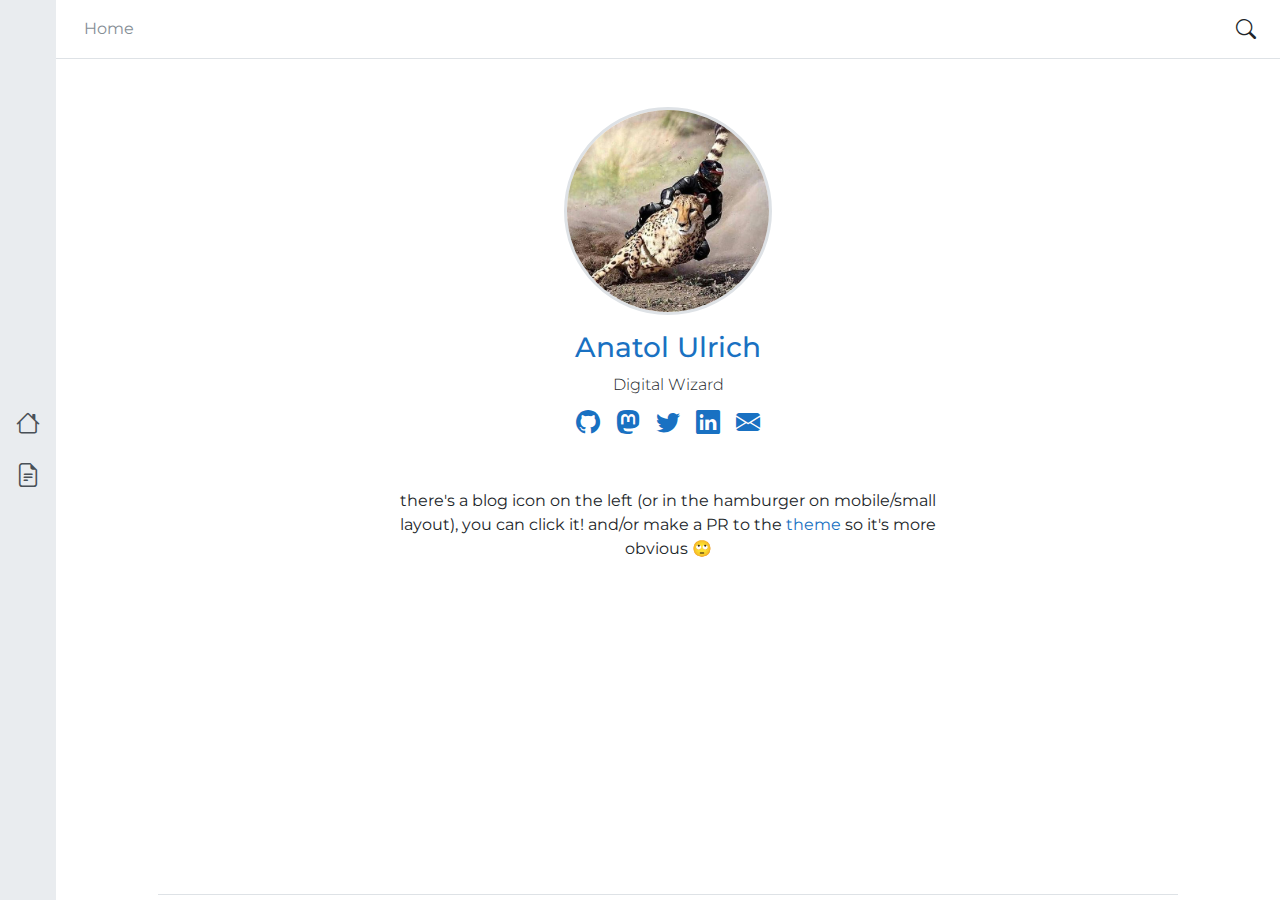
<file: index.html>
<!DOCTYPE html>
<html lang="en">
<head>
  <meta charset="UTF-8">
  <meta name="viewport" content="width=device-width, initial-scale=1.0">
  <title>Anatol Ulrich</title>
  <link rel="preconnect" href="https://fonts.googleapis.com">
  <link rel="preconnect" href="https://fonts.gstatic.com" crossorigin>
  <link rel="stylesheet" href="https://fonts.googleapis.com/css2?family=Montserrat:ital,wght@0,100;0,200;0,300;0,400;0,500;0,600;0,700;0,800;0,900;1,100;1,200;1,300;1,400;1,500;1,600;1,700;1,800;1,900&display=swap">
  <link rel="stylesheet" href="https://spookyvision.github.io/assets/css/custom.css">
  <link rel="stylesheet" href="https://cdn.jsdelivr.net/npm/bootstrap-icons@1.10.3/font/bootstrap-icons.css"><link rel="apple-touch-icon" sizes="180x180" href="https://spookyvision.github.io/images/favicon/apple-touch-icon.png">
    <link rel="icon" type="image/png" sizes="32x32" href="https://spookyvision.github.io/images/favicon/favicon-32x32.png">
    <link rel="icon" type="image/png" sizes="16x16" href="https://spookyvision.github.io/images/favicon/favicon-16x16.png">
    <link rel="manifest" href="https://spookyvision.github.io/images/favicon/site.webmanifest">
    <link rel="mask-icon" href="https://spookyvision.github.io/images/favicon/safari-pinned-tab.svg" color="#5bbad5">
    <meta name="msapplication-TileColor" content="#2d89ef">
    <meta name="theme-color" content="#ffffff"><link rel="canonical" href="https://spookyvision.github.io/" /><link rel="alternate" type="application/atom+xml"
        title="RSS" href="https://spookyvision.github.io/atom.xml"
      ><meta name="author" content="Anatol Ulrich"><meta name="description" content="Home site description." /><meta name="generator" content="Zola">
  <meta property="og:title" content="Home" />
  <meta property="og:url" content="https://spookyvision.github.io/" /><meta property="og:description" content="Home site description." /><meta property="og:site_name" content="Anatol Ulrich" />
  <meta property="og:locale" content="en_US" />
  <meta name="twitter:card" content="summary" /><meta name="twitter:creator" content="@pandora9001" />
  
</head>
<body>
  <div class="container-fluid vh-100">
    <div class="row h-100"><div
    class="sidebar d-none d-xl-block col-auto mh-100 p-0 overflow-auto"
  >
    <aside class="d-flex flex-column justify-content-between h-100">
      <div class="d-none mb-4 pt-5 px-4 text-center">
        <div class="sidebar-avatar mb-2 mx-auto border border-3 rounded-circle">
          <a href="https://anatol.versteht.es/" target="_blank" rel="noopener noreferrer">
    <img
      src="https://spookyvision.github.io/images/avatar.jpg"
      alt="Anatol Ulrich"
      class="img-fluid"
    >
  </a>
        </div>
        <div class="mb-1">
          <a
            href="https://spookyvision.github.io"
            class="sidebar-title fs-5 fw-bold text-decoration-none"
          >
            Anatol Ulrich
          </a>
        </div>
        <div class="fw-light">
          Digital Wizard
        </div>
      </div>

      <div class="sidebar-nav list-group my-auto rounded-0 text-center"><a
        href="https://spookyvision.github.io/"
        class="sidebar-nav-item list-group-item list-group-item-action border border-0"
        data-bs-toggle="tooltip" data-bs-title="Home"
      >
        <span class="sidebar-nav-icon bi bi-house d-none d-xl-inline fs-4"></span>
        <span class="sidebar-nav-text d-none">
          Home
        </span>
      </a><a
        href="https://spookyvision.github.io/blog/"
        class="sidebar-nav-item list-group-item list-group-item-action border border-0"
        data-bs-toggle="tooltip" data-bs-title="Blog"
      >
        <span class="sidebar-nav-icon bi bi-file-earmark-text d-none d-xl-inline fs-4"></span>
        <span class="sidebar-nav-text d-none">
          Blog
        </span>
      </a></div>

      <div class="sidebar-social d-none mt-4 pb-4 px-4">
        <div class="container-fluid">
          <div class="row justify-content-center">
            <div class="col-auto px-2">
        <a
          href="https://github.com/spookyvision"
          target="_blank" rel="noopener noreferrer me"
          data-bs-toggle="tooltip"
          data-bs-title='GitHub'
          class="text-decoration-none"
        >
          <span class="bi bi-github"></span>
        </a>
      </div><div class="col-auto px-2">
        <a
          href="https://chaos.social/@dngrs"
          target="_blank" rel="noopener noreferrer me"
          data-bs-toggle="tooltip"
          data-bs-title='Mastodon'
          class="text-decoration-none"
        >
          <span class="bi bi-mastodon"></span>
        </a>
      </div><div class="col-auto px-2">
        <a
          href="https://twitter.com/pandora9001"
          target="_blank" rel="noopener noreferrer me"
          data-bs-toggle="tooltip"
          data-bs-title='Twitter'
          class="text-decoration-none"
        >
          <span class="bi bi-twitter"></span>
        </a>
      </div><div class="col-auto px-2">
        <a
          href="https://www.linkedin.com/in/teresting-ball"
          target="_blank" rel="noopener noreferrer me"
          data-bs-toggle="tooltip"
          data-bs-title='LinkedIn'
          class="text-decoration-none"
        >
          <span class="bi bi-linkedin"></span>
        </a>
      </div><div class="col-auto px-2">
        <a
          href="mailto:e+gh-pages@mail.taugt.net"
          target="_blank" rel="noopener noreferrer me"
          data-bs-toggle="tooltip"
          data-bs-title='Email'
          class="text-decoration-none"
        >
          <span class="bi bi-envelope-fill"></span>
        </a>
      </div>
          </div>
        </div>
      </div>
    </aside>
  </div><div class="col mh-100 overflow-auto px-0"><nav
    class="navbar navbar-expand navbar-bg-light sticky-top border-bottom"
  >
    <div class="container-fluid"><button
        type="button"
        class="btn d-block d-xl-none fs-5"
        data-bs-toggle="offcanvas" data-bs-target="#offcanvas"
        aria-controls="offcanvas"
      >
        <span class="bi bi-list"></span>
      </button>
      
      <div class="col-8">
        
          <div class="row justify-content-center justify-content-xl-start p-2 ps-xl-3 text-center"><div class="col-auto">
      <span
        class="d-inline d-sm-none text-secondary"
        data-bs-toggle="tooltip"
        data-bs-title="Home"
      >
        Home
      </span>
      <span
        class="d-none d-sm-inline text-secondary"
        data-bs-toggle="tooltip"
        data-bs-title="Home"
      >
        Home
      </span>
    </div>
  </div>
        
      </div>

      <button
    type="button" data-bs-toggle="modal" data-bs-target="#searchModal"
    class="btn border border-0"
  >
    <span class="bi bi-search fs-5"></span>
  </button>
    </div>
  </nav><div class="d-flex flex-column h-100"><main class="container">
    <div class="row justify-content-center mt-5 mb-3">
      <div class="col-auto">
        <div class="index-avatar border border-3 rounded-circle">
          <a href="https://anatol.versteht.es/" target="_blank" rel="noopener noreferrer">
    <img
      src="https://spookyvision.github.io/images/avatar.jpg"
      alt="Anatol Ulrich"
      class="img-fluid"
    >
  </a>
        </div>
      </div>
    </div>
    <div class="row justify-content-center mb-5">
      <div class="col-11 col-sm-8 col-md-7 col-xl-6 text-center">  
        <div class="mb-1">
            <a
              href="https://anatol.versteht.es/"
              target="_blank"
              rel="noopener noreferrer"
              class="text-decoration-none"
            >
                <h1 class="fs-3">Anatol Ulrich</h1>
            </a>
        </div>
        <div class="fs-6 fw-light mb-2">
            Digital Wizard
        </div>
        <div class="row justify-content-center fs-4">
          <div class="col-auto px-2">
        <a
          href="https://github.com/spookyvision"
          target="_blank" rel="noopener noreferrer me"
          data-bs-toggle="tooltip"
          data-bs-title='GitHub'
          class="text-decoration-none"
        >
          <span class="bi bi-github"></span>
        </a>
      </div><div class="col-auto px-2">
        <a
          href="https://chaos.social/@dngrs"
          target="_blank" rel="noopener noreferrer me"
          data-bs-toggle="tooltip"
          data-bs-title='Mastodon'
          class="text-decoration-none"
        >
          <span class="bi bi-mastodon"></span>
        </a>
      </div><div class="col-auto px-2">
        <a
          href="https://twitter.com/pandora9001"
          target="_blank" rel="noopener noreferrer me"
          data-bs-toggle="tooltip"
          data-bs-title='Twitter'
          class="text-decoration-none"
        >
          <span class="bi bi-twitter"></span>
        </a>
      </div><div class="col-auto px-2">
        <a
          href="https://www.linkedin.com/in/teresting-ball"
          target="_blank" rel="noopener noreferrer me"
          data-bs-toggle="tooltip"
          data-bs-title='LinkedIn'
          class="text-decoration-none"
        >
          <span class="bi bi-linkedin"></span>
        </a>
      </div><div class="col-auto px-2">
        <a
          href="mailto:e+gh-pages@mail.taugt.net"
          target="_blank" rel="noopener noreferrer me"
          data-bs-toggle="tooltip"
          data-bs-title='Email'
          class="text-decoration-none"
        >
          <span class="bi bi-envelope-fill"></span>
        </a>
      </div>
        </div>
        <div class="mt-5">
          there's a blog icon on the left (or in the hamburger on mobile/small layout), you can click it!
          and/or make a PR to the <a href="https://github.com/gersonbenavides/ataraxia-zola">theme</a> so it's more obvious 🙄
        </div>
      </div>
    </div>
    <div class="row justify-content-center mb-5">
      <div class="col-11 col-lg-10 col-xxl-9">
        
      </div>
    </div>
  </main><footer class="container-fluid mt-auto">
    <div class="row justify-content-center">
      <div class="col-10">
        <div class="row pt-3 pb-4 border-top">
          <div class="col-12 col-md-6 mb-2 mb-md-0 text-center text-md-start">
            <small class="text-secondary">
              © 2025
              <a 
                href="https://anatol.versteht.es/"
                target="_blank" rel="noopener noreferrer"
                class="text-decoration-none"
              >
                Anatol Ulrich&period;
              </a>
              <a
                href="https://creativecommons.org/licenses/by-nc-sa/4.0/"
                data-bs-toggle="tooltip"
                data-bs-title="Except where otherwise noted, the blog posts on this site are licensed under the Creative Commons Attribution-NonCommercial-ShareAlike 4.0 International  ( CC BY-NC-SA 4.0) License by the author."
                class="text-secondary text-decoration-none"
              >
                Some rights reserved.
              </a>
            </small>
          </div>
          <div class="col-12 col-md-6 text-center text-md-end">
            <small class="text-secondary">
              Powered by
              <a 
                href="https://www.getzola.org/"
                target="_blank" rel="noopener noreferrer"
                class="text-decoration-none"
              >
                Zola
              </a>
              with
              <a 
                href="https://github.com/gersonbdev/ataraxia-zola"
                target="_blank" rel="noopener noreferrer"
                class="text-decoration-none"
              >
                Ataraxia
              </a>
              theme.
            </small>
          </div>
        </div>
      </div>
    </div>
  </footer>
        </div>
      </div>
    </div>
  </div>
  <div class="offcanvas offcanvas-start" tabindex="-1" id="offcanvas" aria-labelledby="offcanvasLabel">
    <div class="offcanvas-body p-0">
      <div class="sidebar container-fluid vh-100">
        <div class="row h-100">
          <div
            class="col mh-100 px-0 overflow-auto"
          >
            <aside class="d-flex flex-column justify-content-between h-100">
              <div class="mb-4 pt-5 px-3 text-center">
                <div class="sidebar-avatar mb-2 mx-auto border border-3 rounded-circle">
                  <a href="https://anatol.versteht.es/" target="_blank" rel="noopener noreferrer">
    <img
      src="https://spookyvision.github.io/images/avatar.jpg"
      alt="Anatol Ulrich"
      class="img-fluid"
    >
  </a>
                </div>
                <div>
                  <a
                    href="https://spookyvision.github.io"
                    class="sidebar-title fs-5 fw-bold text-decoration-none"
                  >
                    Anatol Ulrich
                  </a>
                </div>
              </div>

              <div class="sidebar-nav list-group my-auto rounded-0 text-start"><a
        href="https://spookyvision.github.io/"
        class="sidebar-nav-item list-group-item list-group-item-action border border-0"
        data-bs-toggle="tooltip" data-bs-title="Home"
      >
        <span class="sidebar-nav-icon bi bi-house ms-2 me-1 fs-4"></span>
        <span class="sidebar-nav-text">Home</span>
      </a><a
        href="https://spookyvision.github.io/blog/"
        class="sidebar-nav-item list-group-item list-group-item-action border border-0"
        data-bs-toggle="tooltip" data-bs-title="Blog"
      >
        <span class="sidebar-nav-icon bi bi-file-earmark-text ms-2 me-1 fs-4"></span>
        <span class="sidebar-nav-text">Blog</span>
      </a></div>

              <div class="sidebar-social mt-4 pb-4 px-3">
                <div class="container-fluid">
                  <div class="row justify-content-center">
                    <div class="col-auto px-2">
        <a
          href="https://github.com/spookyvision"
          target="_blank" rel="noopener noreferrer me"
          data-bs-toggle="tooltip"
          data-bs-title='GitHub'
          class="text-decoration-none"
        >
          <span class="bi bi-github"></span>
        </a>
      </div><div class="col-auto px-2">
        <a
          href="https://chaos.social/@dngrs"
          target="_blank" rel="noopener noreferrer me"
          data-bs-toggle="tooltip"
          data-bs-title='Mastodon'
          class="text-decoration-none"
        >
          <span class="bi bi-mastodon"></span>
        </a>
      </div><div class="col-auto px-2">
        <a
          href="https://twitter.com/pandora9001"
          target="_blank" rel="noopener noreferrer me"
          data-bs-toggle="tooltip"
          data-bs-title='Twitter'
          class="text-decoration-none"
        >
          <span class="bi bi-twitter"></span>
        </a>
      </div><div class="col-auto px-2">
        <a
          href="https://www.linkedin.com/in/teresting-ball"
          target="_blank" rel="noopener noreferrer me"
          data-bs-toggle="tooltip"
          data-bs-title='LinkedIn'
          class="text-decoration-none"
        >
          <span class="bi bi-linkedin"></span>
        </a>
      </div><div class="col-auto px-2">
        <a
          href="mailto:e+gh-pages@mail.taugt.net"
          target="_blank" rel="noopener noreferrer me"
          data-bs-toggle="tooltip"
          data-bs-title='Email'
          class="text-decoration-none"
        >
          <span class="bi bi-envelope-fill"></span>
        </a>
      </div>
                  </div>
                </div>
              </div>
            </aside>
          </div>
        </div>
      </div>
    </div>
  </div>
  <div class="modal fade" id="searchModal" tabindex="-1" aria-labelledby="searchModalLabel" aria-hidden="true">
  <div class="modal-dialog modal-dialog-centered modal-dialog-scrollable">
    <div class="modal-content">
      <div class="modal-header">
        <h5 class="modal-title" id="searchModalLabel">
          Search
        </h5>
        <button type="button" class="btn-close" data-bs-dismiss="modal" aria-label="Close"></button>
      </div>
      <div class="modal-body">
        <div
          id="searchInput" role="search" 
          class="d-flex mb-3 border rounded-5 bg-white"
        >
          <input
            id="search" type="search"
            class="form-control border border-0 rounded-5 rounded-end"
            placeholder="Search"
            aria-label="Search"
          >
          <div class="rounded-5 rounded-start py-2 ps-2 pe-3">
            <span class="bi bi-search"></span>
          </div>
        </div>
        <div class="search-results">
          <div class="search-results__items">
          </div>
        </div>
      </div>
    </div>
  </div>
</div>
  <script src="https://spookyvision.github.io/assets/js/bootstrap/bootstrap.bundle.min.js"></script>
  <script>
    const tooltipTriggerList = document.querySelectorAll('[data-bs-toggle="tooltip"]');
    const tooltipList = [...tooltipTriggerList].map(tooltipTriggerEl => new bootstrap.Tooltip(tooltipTriggerEl));
    const myModal = document.getElementById('searchModal');
    const myInput = document.getElementById('searchInput');

    myModal.addEventListener('shown.bs.modal', () => {
      myInput.focus()
    });
  </script>
  <script src="https://spookyvision.github.io/elasticlunr.min.js"></script>
  <script src="https://spookyvision.github.io/search_index.en.js"></script><script src="https://spookyvision.github.io/assets/js/search/search.js"></script>
</body>
</html>
</file>
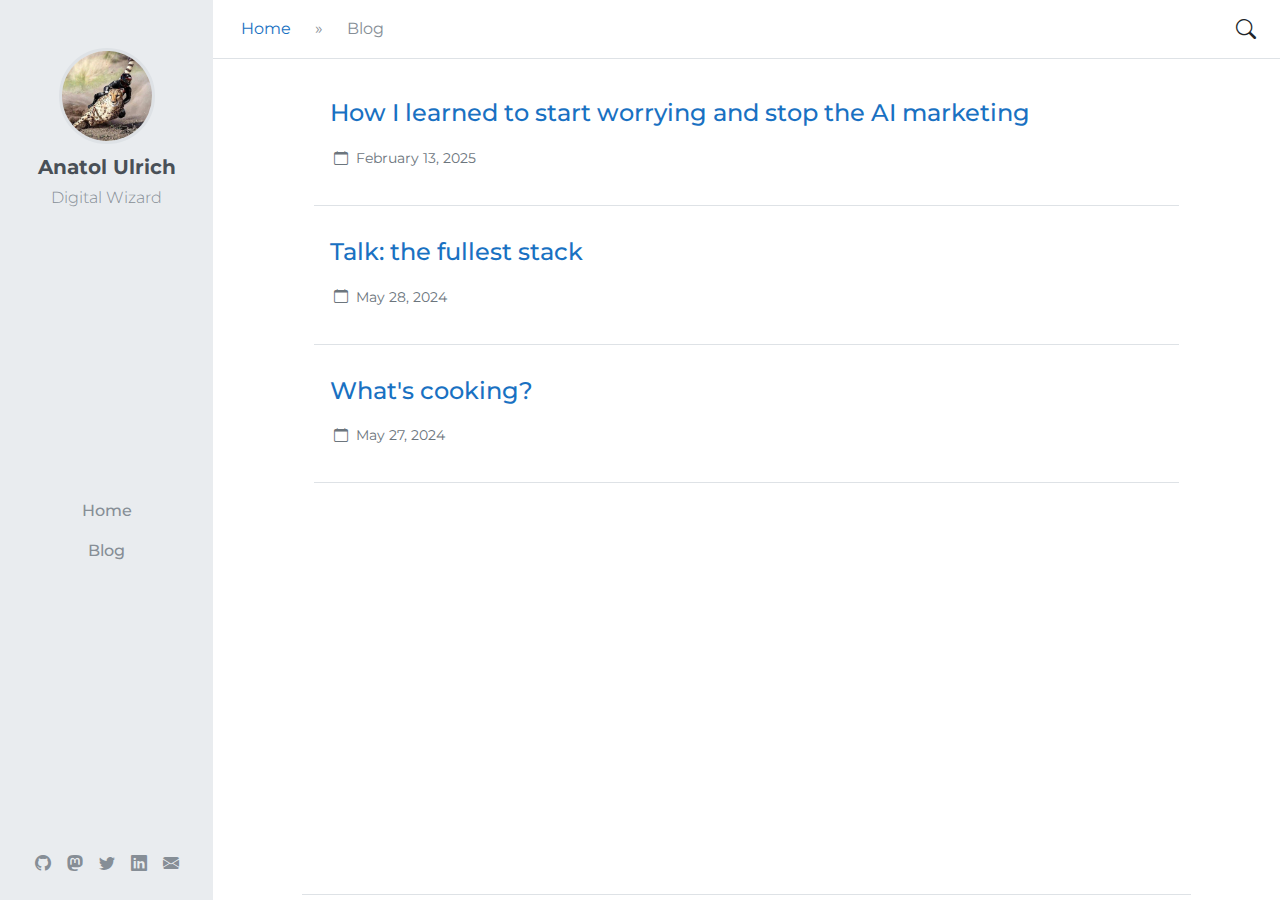
<file: blog/index.html>
<!DOCTYPE html>
<html lang="en">
<head>
  <meta charset="UTF-8">
  <meta name="viewport" content="width=device-width, initial-scale=1.0">
  <title>Blog - Anatol Ulrich</title>
  <link rel="preconnect" href="https://fonts.googleapis.com">
  <link rel="preconnect" href="https://fonts.gstatic.com" crossorigin>
  <link rel="stylesheet" href="https://fonts.googleapis.com/css2?family=Montserrat:ital,wght@0,100;0,200;0,300;0,400;0,500;0,600;0,700;0,800;0,900;1,100;1,200;1,300;1,400;1,500;1,600;1,700;1,800;1,900&display=swap">
  <link rel="stylesheet" href="https://spookyvision.github.io/assets/css/custom.css">
  <link rel="stylesheet" href="https://cdn.jsdelivr.net/npm/bootstrap-icons@1.10.3/font/bootstrap-icons.css"><link rel="apple-touch-icon" sizes="180x180" href="https://spookyvision.github.io/images/favicon/apple-touch-icon.png">
    <link rel="icon" type="image/png" sizes="32x32" href="https://spookyvision.github.io/images/favicon/favicon-32x32.png">
    <link rel="icon" type="image/png" sizes="16x16" href="https://spookyvision.github.io/images/favicon/favicon-16x16.png">
    <link rel="manifest" href="https://spookyvision.github.io/images/favicon/site.webmanifest">
    <link rel="mask-icon" href="https://spookyvision.github.io/images/favicon/safari-pinned-tab.svg" color="#5bbad5">
    <meta name="msapplication-TileColor" content="#2d89ef">
    <meta name="theme-color" content="#ffffff"><link rel="canonical" href="https://spookyvision.github.io/blog/" /><link rel="alternate" type="application/atom+xml"
        title="RSS" href="https://spookyvision.github.io/atom.xml"
      ><meta name="author" content="Anatol Ulrich"><meta name="description" content="Blog site description." /><meta name="generator" content="Zola">
  <meta property="og:title" content="Blog" />
  <meta property="og:url" content="https://spookyvision.github.io/blog/" /><meta property="og:description" content="Blog site description." /><meta property="og:site_name" content="Anatol Ulrich" />
  <meta property="og:locale" content="en_US" />
  <meta name="twitter:card" content="summary" /><meta name="twitter:creator" content="@pandora9001" />
  
</head>
<body>
  <div class="container-fluid vh-100">
    <div class="row h-100"><div
    class="sidebar d-none d-lg-block col-lg-3 col-xl-2 mh-100 p-0 overflow-auto"
  >
    <aside class="d-flex flex-column justify-content-between h-100">
      <div class="d-none d-md-block mb-4 pt-5 px-4 text-center">
        <div class="sidebar-avatar mb-2 mx-auto border border-3 rounded-circle">
          <a href="https://anatol.versteht.es/" target="_blank" rel="noopener noreferrer">
    <img
      src="https://spookyvision.github.io/images/avatar.jpg"
      alt="Anatol Ulrich"
      class="img-fluid"
    >
  </a>
        </div>
        <div class="mb-1">
          <a
            href="https://spookyvision.github.io"
            class="sidebar-title fs-5 fw-bold text-decoration-none"
          >
            Anatol Ulrich
          </a>
        </div>
        <div class="fw-light">
          Digital Wizard
        </div>
      </div>

      <div class="sidebar-nav list-group my-auto rounded-0 text-center"><a
        href="https://spookyvision.github.io/"
        class="sidebar-nav-item list-group-item list-group-item-action border border-0"
        data-bs-toggle="tooltip" data-bs-title="Home"
      >
        <span class="sidebar-nav-icon bi bi-house d-none fs-4"></span>
        <span class="sidebar-nav-text d-none d-md-inline">
          Home
        </span>
      </a><a
        href="https://spookyvision.github.io/blog/"
        class="sidebar-nav-item list-group-item list-group-item-action border border-0"
        data-bs-toggle="tooltip" data-bs-title="Blog"
      >
        <span class="sidebar-nav-icon bi bi-file-earmark-text d-none fs-4"></span>
        <span class="sidebar-nav-text d-none d-md-inline">
          Blog
        </span>
      </a></div>

      <div class="sidebar-social d-none d-md-block mt-4 pb-4 px-4">
        <div class="container-fluid">
          <div class="row justify-content-center">
            <div class="col-auto px-2">
        <a
          href="https://github.com/spookyvision"
          target="_blank" rel="noopener noreferrer me"
          data-bs-toggle="tooltip"
          data-bs-title='GitHub'
          class="text-decoration-none"
        >
          <span class="bi bi-github"></span>
        </a>
      </div><div class="col-auto px-2">
        <a
          href="https://chaos.social/@dngrs"
          target="_blank" rel="noopener noreferrer me"
          data-bs-toggle="tooltip"
          data-bs-title='Mastodon'
          class="text-decoration-none"
        >
          <span class="bi bi-mastodon"></span>
        </a>
      </div><div class="col-auto px-2">
        <a
          href="https://twitter.com/pandora9001"
          target="_blank" rel="noopener noreferrer me"
          data-bs-toggle="tooltip"
          data-bs-title='Twitter'
          class="text-decoration-none"
        >
          <span class="bi bi-twitter"></span>
        </a>
      </div><div class="col-auto px-2">
        <a
          href="https://www.linkedin.com/in/teresting-ball"
          target="_blank" rel="noopener noreferrer me"
          data-bs-toggle="tooltip"
          data-bs-title='LinkedIn'
          class="text-decoration-none"
        >
          <span class="bi bi-linkedin"></span>
        </a>
      </div><div class="col-auto px-2">
        <a
          href="mailto:e+gh-pages@mail.taugt.net"
          target="_blank" rel="noopener noreferrer me"
          data-bs-toggle="tooltip"
          data-bs-title='Email'
          class="text-decoration-none"
        >
          <span class="bi bi-envelope-fill"></span>
        </a>
      </div>
          </div>
        </div>
      </div>
    </aside>
  </div><div class="col mh-100 overflow-auto px-0"><nav
    class="navbar navbar-expand navbar-bg-light sticky-top border-bottom"
  >
    <div class="container-fluid"><button
        type="button"
        class="btn d-block d-lg-none fs-5"
        data-bs-toggle="offcanvas" data-bs-target="#offcanvas"
        aria-controls="offcanvas"
      >
        <span class="bi bi-list"></span>
      </button>
      
      <div class="col-8">
        
          <div class="row justify-content-center justify-content-lg-start p-2 ps-xl-3 text-center"><div class="col-auto d-none d-xl-block">
        <a
          href="https://spookyvision.github.io/"
          class="text-decoration-none"
        >
          Home
        </a>
      </div>
      <div class="col-auto d-none d-xl-block">
        <span class="text-secondary">
          »
        </span>
      </div><div class="col-auto">
      <span
        class="d-inline d-sm-none text-secondary"
        data-bs-toggle="tooltip"
        data-bs-title="Blog"
      >
        Blog
      </span>
      <span
        class="d-none d-sm-inline text-secondary"
        data-bs-toggle="tooltip"
        data-bs-title="Blog"
      >
        Blog
      </span>
    </div>
  </div>
        
      </div>

      <button
    type="button" data-bs-toggle="modal" data-bs-target="#searchModal"
    class="btn border border-0"
  >
    <span class="bi bi-search fs-5"></span>
  </button>
    </div>
  </nav><div class="d-flex flex-column h-100"><main class="container">
    <div class="row justify-content-center mt-4 mb-4">
      <div class="col-11 col-lg-10">
        
          
          <article
            class="card card-bg-light mb-3 pb-3 border border-0 border-bottom rounded-0"
          >
            <div class="row g-0">
              
              <div class="">
                <div class="card-body">
                  <a
                    href="https://spookyvision.github.io/blog/llmnt/"
                    class="text-decoration-none"
                  >
                    <h5 class="card-title h4">How I learned to start worrying and stop the AI marketing</h5>
                  </a>
                  <p class="card-text text-dark">
                    
                  </p>
                  <p class="row card-text">
                    <small class="col-auto my-1 me-4 text-muted">
                      <span class="bi bi-calendar mx-1"></span>
                      <time datetime="2025-02-13">
                        <a 
                          href="#" data-bs-toggle="tooltip"
                          data-bs-title="Thursday, February 13, 2025 12:00:00 AM UTC"
                          class="text-muted text-decoration-none"
                        >
                          February 13, 2025
                        </a>
                      </time>
                    </small>
                    <small class="col-auto my-1 text-muted">
                      
                    </small>
                  </p>
                </div>
              </div>
            </div>
          </article>
        
          
          <article
            class="card card-bg-light mb-3 pb-3 border border-0 border-bottom rounded-0"
          >
            <div class="row g-0">
              
              <div class="">
                <div class="card-body">
                  <a
                    href="https://spookyvision.github.io/blog/talk-fullest-stack/"
                    class="text-decoration-none"
                  >
                    <h5 class="card-title h4">Talk: the fullest stack</h5>
                  </a>
                  <p class="card-text text-dark">
                    
                  </p>
                  <p class="row card-text">
                    <small class="col-auto my-1 me-4 text-muted">
                      <span class="bi bi-calendar mx-1"></span>
                      <time datetime="2024-05-28">
                        <a 
                          href="#" data-bs-toggle="tooltip"
                          data-bs-title="Tuesday, May 28, 2024 12:00:00 AM UTC"
                          class="text-muted text-decoration-none"
                        >
                          May 28, 2024
                        </a>
                      </time>
                    </small>
                    <small class="col-auto my-1 text-muted">
                      
                    </small>
                  </p>
                </div>
              </div>
            </div>
          </article>
        
          
          <article
            class="card card-bg-light mb-3 pb-3 border border-0 border-bottom rounded-0"
          >
            <div class="row g-0">
              
              <div class="">
                <div class="card-body">
                  <a
                    href="https://spookyvision.github.io/blog/why-manual-slug-blergh/"
                    class="text-decoration-none"
                  >
                    <h5 class="card-title h4">What's cooking?</h5>
                  </a>
                  <p class="card-text text-dark">
                    
                  </p>
                  <p class="row card-text">
                    <small class="col-auto my-1 me-4 text-muted">
                      <span class="bi bi-calendar mx-1"></span>
                      <time datetime="2024-05-27">
                        <a 
                          href="#" data-bs-toggle="tooltip"
                          data-bs-title="Monday, May 27, 2024 12:00:00 AM UTC"
                          class="text-muted text-decoration-none"
                        >
                          May 27, 2024
                        </a>
                      </time>
                    </small>
                    <small class="col-auto my-1 text-muted">
                      
                    </small>
                  </p>
                </div>
              </div>
            </div>
          </article>
        
      </div>
    </div>
  </main>
  <div class="mt-auto">
    
  </div><footer class="container-fluid mt-auto">
    <div class="row justify-content-center">
      <div class="col-10">
        <div class="row pt-3 pb-4 border-top">
          <div class="col-12 col-md-6 mb-2 mb-md-0 text-center text-md-start">
            <small class="text-secondary">
              © 2025
              <a 
                href="https://anatol.versteht.es/"
                target="_blank" rel="noopener noreferrer"
                class="text-decoration-none"
              >
                Anatol Ulrich&period;
              </a>
              <a
                href="https://creativecommons.org/licenses/by-nc-sa/4.0/"
                data-bs-toggle="tooltip"
                data-bs-title="Except where otherwise noted, the blog posts on this site are licensed under the Creative Commons Attribution-NonCommercial-ShareAlike 4.0 International  ( CC BY-NC-SA 4.0) License by the author."
                class="text-secondary text-decoration-none"
              >
                Some rights reserved.
              </a>
            </small>
          </div>
          <div class="col-12 col-md-6 text-center text-md-end">
            <small class="text-secondary">
              Powered by
              <a 
                href="https://www.getzola.org/"
                target="_blank" rel="noopener noreferrer"
                class="text-decoration-none"
              >
                Zola
              </a>
              with
              <a 
                href="https://github.com/gersonbdev/ataraxia-zola"
                target="_blank" rel="noopener noreferrer"
                class="text-decoration-none"
              >
                Ataraxia
              </a>
              theme.
            </small>
          </div>
        </div>
      </div>
    </div>
  </footer>
        </div>
      </div>
    </div>
  </div>
  <div class="offcanvas offcanvas-start" tabindex="-1" id="offcanvas" aria-labelledby="offcanvasLabel">
    <div class="offcanvas-body p-0">
      <div class="sidebar container-fluid vh-100">
        <div class="row h-100">
          <div
            class="col mh-100 px-0 overflow-auto"
          >
            <aside class="d-flex flex-column justify-content-between h-100">
              <div class="mb-4 pt-5 px-3 text-center">
                <div class="sidebar-avatar mb-2 mx-auto border border-3 rounded-circle">
                  <a href="https://anatol.versteht.es/" target="_blank" rel="noopener noreferrer">
    <img
      src="https://spookyvision.github.io/images/avatar.jpg"
      alt="Anatol Ulrich"
      class="img-fluid"
    >
  </a>
                </div>
                <div>
                  <a
                    href="https://spookyvision.github.io"
                    class="sidebar-title fs-5 fw-bold text-decoration-none"
                  >
                    Anatol Ulrich
                  </a>
                </div>
              </div>

              <div class="sidebar-nav list-group my-auto rounded-0 text-start"><a
        href="https://spookyvision.github.io/"
        class="sidebar-nav-item list-group-item list-group-item-action border border-0"
        data-bs-toggle="tooltip" data-bs-title="Home"
      >
        <span class="sidebar-nav-icon bi bi-house ms-2 me-1 fs-4"></span>
        <span class="sidebar-nav-text">Home</span>
      </a><a
        href="https://spookyvision.github.io/blog/"
        class="sidebar-nav-item list-group-item list-group-item-action border border-0"
        data-bs-toggle="tooltip" data-bs-title="Blog"
      >
        <span class="sidebar-nav-icon bi bi-file-earmark-text ms-2 me-1 fs-4"></span>
        <span class="sidebar-nav-text">Blog</span>
      </a></div>

              <div class="sidebar-social mt-4 pb-4 px-3">
                <div class="container-fluid">
                  <div class="row justify-content-center">
                    <div class="col-auto px-2">
        <a
          href="https://github.com/spookyvision"
          target="_blank" rel="noopener noreferrer me"
          data-bs-toggle="tooltip"
          data-bs-title='GitHub'
          class="text-decoration-none"
        >
          <span class="bi bi-github"></span>
        </a>
      </div><div class="col-auto px-2">
        <a
          href="https://chaos.social/@dngrs"
          target="_blank" rel="noopener noreferrer me"
          data-bs-toggle="tooltip"
          data-bs-title='Mastodon'
          class="text-decoration-none"
        >
          <span class="bi bi-mastodon"></span>
        </a>
      </div><div class="col-auto px-2">
        <a
          href="https://twitter.com/pandora9001"
          target="_blank" rel="noopener noreferrer me"
          data-bs-toggle="tooltip"
          data-bs-title='Twitter'
          class="text-decoration-none"
        >
          <span class="bi bi-twitter"></span>
        </a>
      </div><div class="col-auto px-2">
        <a
          href="https://www.linkedin.com/in/teresting-ball"
          target="_blank" rel="noopener noreferrer me"
          data-bs-toggle="tooltip"
          data-bs-title='LinkedIn'
          class="text-decoration-none"
        >
          <span class="bi bi-linkedin"></span>
        </a>
      </div><div class="col-auto px-2">
        <a
          href="mailto:e+gh-pages@mail.taugt.net"
          target="_blank" rel="noopener noreferrer me"
          data-bs-toggle="tooltip"
          data-bs-title='Email'
          class="text-decoration-none"
        >
          <span class="bi bi-envelope-fill"></span>
        </a>
      </div>
                  </div>
                </div>
              </div>
            </aside>
          </div>
        </div>
      </div>
    </div>
  </div>
  <div class="modal fade" id="searchModal" tabindex="-1" aria-labelledby="searchModalLabel" aria-hidden="true">
  <div class="modal-dialog modal-dialog-centered modal-dialog-scrollable">
    <div class="modal-content">
      <div class="modal-header">
        <h5 class="modal-title" id="searchModalLabel">
          Search
        </h5>
        <button type="button" class="btn-close" data-bs-dismiss="modal" aria-label="Close"></button>
      </div>
      <div class="modal-body">
        <div
          id="searchInput" role="search" 
          class="d-flex mb-3 border rounded-5 bg-white"
        >
          <input
            id="search" type="search"
            class="form-control border border-0 rounded-5 rounded-end"
            placeholder="Search"
            aria-label="Search"
          >
          <div class="rounded-5 rounded-start py-2 ps-2 pe-3">
            <span class="bi bi-search"></span>
          </div>
        </div>
        <div class="search-results">
          <div class="search-results__items">
          </div>
        </div>
      </div>
    </div>
  </div>
</div>
  <script src="https://spookyvision.github.io/assets/js/bootstrap/bootstrap.bundle.min.js"></script>
  <script>
    const tooltipTriggerList = document.querySelectorAll('[data-bs-toggle="tooltip"]');
    const tooltipList = [...tooltipTriggerList].map(tooltipTriggerEl => new bootstrap.Tooltip(tooltipTriggerEl));
    const myModal = document.getElementById('searchModal');
    const myInput = document.getElementById('searchInput');

    myModal.addEventListener('shown.bs.modal', () => {
      myInput.focus()
    });
  </script>
  <script src="https://spookyvision.github.io/elasticlunr.min.js"></script>
  <script src="https://spookyvision.github.io/search_index.en.js"></script><script src="https://spookyvision.github.io/assets/js/search/search.js"></script>
</body>
</html>
</file>
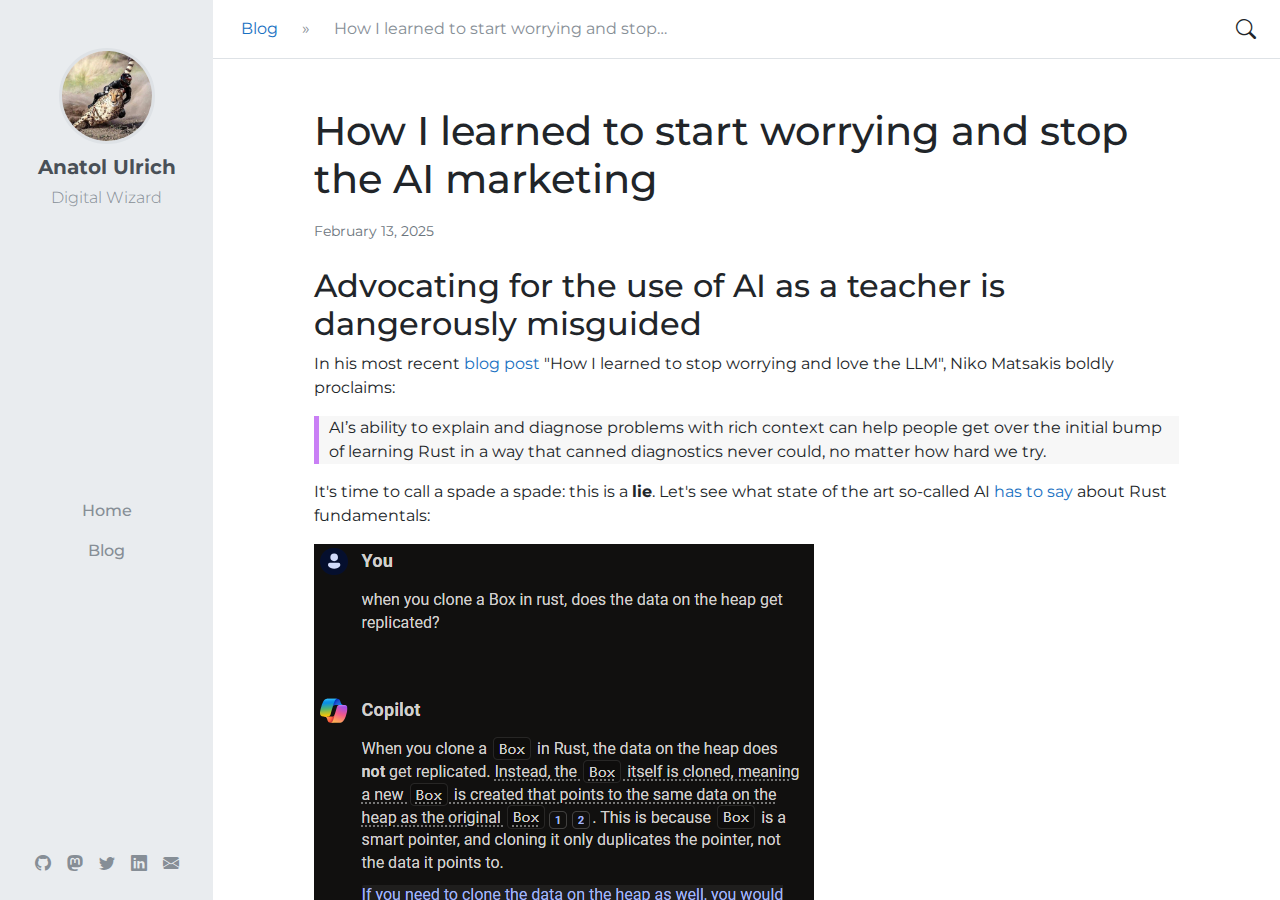
<file: blog/llmnt/index.html>
<!DOCTYPE html>
<html lang="en">
<head>
  <meta charset="UTF-8">
  <meta name="viewport" content="width=device-width, initial-scale=1.0">
  <title>How I learned to start worrying and stop the AI marketing - Anatol Ulrich</title>
  <link rel="preconnect" href="https://fonts.googleapis.com">
  <link rel="preconnect" href="https://fonts.gstatic.com" crossorigin>
  <link rel="stylesheet" href="https://fonts.googleapis.com/css2?family=Montserrat:ital,wght@0,100;0,200;0,300;0,400;0,500;0,600;0,700;0,800;0,900;1,100;1,200;1,300;1,400;1,500;1,600;1,700;1,800;1,900&display=swap">
  <link rel="stylesheet" href="https://spookyvision.github.io/assets/css/custom.css">
  <link rel="stylesheet" href="https://cdn.jsdelivr.net/npm/bootstrap-icons@1.10.3/font/bootstrap-icons.css"><link rel="apple-touch-icon" sizes="180x180" href="https://spookyvision.github.io/images/favicon/apple-touch-icon.png">
    <link rel="icon" type="image/png" sizes="32x32" href="https://spookyvision.github.io/images/favicon/favicon-32x32.png">
    <link rel="icon" type="image/png" sizes="16x16" href="https://spookyvision.github.io/images/favicon/favicon-16x16.png">
    <link rel="manifest" href="https://spookyvision.github.io/images/favicon/site.webmanifest">
    <link rel="mask-icon" href="https://spookyvision.github.io/images/favicon/safari-pinned-tab.svg" color="#5bbad5">
    <meta name="msapplication-TileColor" content="#2d89ef">
    <meta name="theme-color" content="#ffffff"><link rel="canonical" href="https://spookyvision.github.io/blog/llmnt/" /><link rel="alternate" type="application/atom+xml"
        title="RSS" href="https://spookyvision.github.io/atom.xml"
      ><meta name="author" content="Anatol Ulrich"><meta property="article:published_time" content='2025-02-13' /><meta name="generator" content="Zola">
  <meta property="og:title" content="How I learned to start worrying and stop the AI marketing" />
  <meta property="og:url" content="https://spookyvision.github.io/blog/llmnt/" /><meta property="og:site_name" content="Anatol Ulrich" />
  <meta property="og:locale" content="en_US" />
  <meta name="twitter:card" content="summary" /><meta name="twitter:creator" content="@pandora9001" />
  
</head>
<body>
  <div class="container-fluid vh-100">
    <div class="row h-100"><div
    class="sidebar d-none d-lg-block col-lg-3 col-xl-2 mh-100 p-0 overflow-auto"
  >
    <aside class="d-flex flex-column justify-content-between h-100">
      <div class="d-none d-md-block mb-4 pt-5 px-4 text-center">
        <div class="sidebar-avatar mb-2 mx-auto border border-3 rounded-circle">
          <a href="https://anatol.versteht.es/" target="_blank" rel="noopener noreferrer">
    <img
      src="https://spookyvision.github.io/images/avatar.jpg"
      alt="Anatol Ulrich"
      class="img-fluid"
    >
  </a>
        </div>
        <div class="mb-1">
          <a
            href="https://spookyvision.github.io"
            class="sidebar-title fs-5 fw-bold text-decoration-none"
          >
            Anatol Ulrich
          </a>
        </div>
        <div class="fw-light">
          Digital Wizard
        </div>
      </div>

      <div class="sidebar-nav list-group my-auto rounded-0 text-center"><a
        href="https://spookyvision.github.io/"
        class="sidebar-nav-item list-group-item list-group-item-action border border-0"
        data-bs-toggle="tooltip" data-bs-title="Home"
      >
        <span class="sidebar-nav-icon bi bi-house d-none fs-4"></span>
        <span class="sidebar-nav-text d-none d-md-inline">
          Home
        </span>
      </a><a
        href="https://spookyvision.github.io/blog/"
        class="sidebar-nav-item list-group-item list-group-item-action border border-0"
        data-bs-toggle="tooltip" data-bs-title="Blog"
      >
        <span class="sidebar-nav-icon bi bi-file-earmark-text d-none fs-4"></span>
        <span class="sidebar-nav-text d-none d-md-inline">
          Blog
        </span>
      </a></div>

      <div class="sidebar-social d-none d-md-block mt-4 pb-4 px-4">
        <div class="container-fluid">
          <div class="row justify-content-center">
            <div class="col-auto px-2">
        <a
          href="https://github.com/spookyvision"
          target="_blank" rel="noopener noreferrer me"
          data-bs-toggle="tooltip"
          data-bs-title='GitHub'
          class="text-decoration-none"
        >
          <span class="bi bi-github"></span>
        </a>
      </div><div class="col-auto px-2">
        <a
          href="https://chaos.social/@dngrs"
          target="_blank" rel="noopener noreferrer me"
          data-bs-toggle="tooltip"
          data-bs-title='Mastodon'
          class="text-decoration-none"
        >
          <span class="bi bi-mastodon"></span>
        </a>
      </div><div class="col-auto px-2">
        <a
          href="https://twitter.com/pandora9001"
          target="_blank" rel="noopener noreferrer me"
          data-bs-toggle="tooltip"
          data-bs-title='Twitter'
          class="text-decoration-none"
        >
          <span class="bi bi-twitter"></span>
        </a>
      </div><div class="col-auto px-2">
        <a
          href="https://www.linkedin.com/in/teresting-ball"
          target="_blank" rel="noopener noreferrer me"
          data-bs-toggle="tooltip"
          data-bs-title='LinkedIn'
          class="text-decoration-none"
        >
          <span class="bi bi-linkedin"></span>
        </a>
      </div><div class="col-auto px-2">
        <a
          href="mailto:e+gh-pages@mail.taugt.net"
          target="_blank" rel="noopener noreferrer me"
          data-bs-toggle="tooltip"
          data-bs-title='Email'
          class="text-decoration-none"
        >
          <span class="bi bi-envelope-fill"></span>
        </a>
      </div>
          </div>
        </div>
      </div>
    </aside>
  </div><div class="col mh-100 overflow-auto px-0"><nav
    class="navbar navbar-expand navbar-bg-light sticky-top border-bottom"
  >
    <div class="container-fluid"><button
        type="button"
        class="btn d-block d-lg-none fs-5"
        data-bs-toggle="offcanvas" data-bs-target="#offcanvas"
        aria-controls="offcanvas"
      >
        <span class="bi bi-list"></span>
      </button>
      
      <div class="col-8">
        
          <div class="row justify-content-center justify-content-lg-start p-2 ps-xl-3 text-center"><div class="col-auto d-none d-xl-block">
        <a
          href="https://spookyvision.github.io/blog/"
          class="text-decoration-none"
        >
          Blog
        </a>
      </div>
      <div class="col-auto d-none d-xl-block">
        <span class="text-secondary">
          »
        </span>
      </div><div class="col-auto">
      <span
        class="d-inline d-sm-none text-secondary"
        data-bs-toggle="tooltip"
        data-bs-title="How I learned to start worrying and stop the AI marketing"
      >
        How I learned to…
      </span>
      <span
        class="d-none d-sm-inline text-secondary"
        data-bs-toggle="tooltip"
        data-bs-title="How I learned to start worrying and stop the AI marketing"
      >
        How I learned to start worrying and stop…
      </span>
    </div>
  </div>
        
      </div>

      <button
    type="button" data-bs-toggle="modal" data-bs-target="#searchModal"
    class="btn border border-0"
  >
    <span class="bi bi-search fs-5"></span>
  </button>
    </div>
  </nav><div class="d-flex flex-column h-100"><main class="container">
    <div class="row justify-content-center mt-5">
      <div class="col-11 col-lg-10 col-xxl-9">
        <h1 class="mb-3">
          How I learned to start worrying and stop the AI marketing
        </h1>
        <div class="row mb-3">
          <div class="col-auto mb-2">
            <small class="text-muted">
              <time datetime="2025-02-13">
                <a 
                  href="#" data-bs-toggle="tooltip"
                  data-bs-title="Thursday, February 13, 2025 12:00:00 AM UTC"
                  class="text-muted text-decoration-none"
                >
                  February 13, 2025
                </a>
              </time>
            </small>
          </div>
          
        </div><div class="mb-5">
          <h2 id="advocating-for-the-use-of-ai-as-a-teacher-is-dangerously-misguided">Advocating for the use of AI as a teacher is dangerously misguided</h2>
<p>In his most recent <a rel="noopener nofollow noreferrer" target="_blank" href="https://smallcultfollowing.com/babysteps/blog/2025/02/10/love-the-llm/">blog post</a> &quot;How I learned to stop worrying and love the LLM&quot;, Niko Matsakis boldly proclaims:</p>
<blockquote>
<p>AI’s ability to explain and diagnose problems with rich context can help people get over the initial bump of learning Rust in a way that canned diagnostics never could, no matter how hard we try.</p>
</blockquote>
<p>It's time to call a spade a spade: this is a <strong>lie</strong>. Let's see what state of the art so-called AI <a rel="noopener nofollow noreferrer" target="_blank" href="https://mastodon.online/@jeancf/113560582675169102">has to say</a> about Rust fundamentals:</p>
<p><img src="../box-lol.png" alt="Sent by you: when you clone a Box in rust, does the data on the heap get replicated? - Sent by Copilot: When you clone a Box in Rust, the data on the heap does not get replicated. Instead, the Box itself is cloned, meaning a new Box is created that points to the same data on the heap as the original Box. This is because Box is a smart pointer, and cloning it only duplicates the pointer, not the data it points to.If you need to clone the data on the heap as well, you would need to implement the Clone trait for the data type and then explicitly clone the data inside the Box. Does that help clarify things?" /></p>
<p>In case you were wondering: this response is completely wrong - <code>Box</code> clones its contents.</p>
<p>Like the cryptocurrency grift that came before it, the AI hype machine dangles a golden carrot in front of us, promising an unbearably bright and shiny future that's <em>just around the corner</em>, we're almost there, you just gotta believe and throw more money or other resources at the idea!</p>
<p>Strangely this future never arrives. <a rel="noopener nofollow noreferrer" target="_blank" href="https://github.com/mdn/yari/issues/9208">We've tried this before</a> (I also recommend reading the <a rel="noopener nofollow noreferrer" target="_blank" href="https://github.com/mdn/yari/issues/9230">follow-up discussion</a>. It's long and infuriating, but worth it). Niko more or less admits:</p>
<blockquote>
<p>AI-based code assistants right now don’t really have this property. I’ve noticed that I kind of have to pick between “shallow but correct” or “deep but hallucinating”.</p>
</blockquote>
<p>... but this also contains <strong>another lie</strong>. Specifically: &quot;shallow but correct&quot; isn't a thing for LLMs. The technology fundamentally cannot do <em>anything except</em> hallucinate, since it is based purely on tokens which carry no inherent meaning whatsoever - LLMs have zero idea what facts even are, whether they made a mistake, how to correct said mistake, or for that matter, what a citation is - as demonstrated by the screenshot above. </p>
<blockquote>
<p>Rust’s emphasis on “reliability” makes it a great target for AI</p>
</blockquote>
<p>No it doesn't! LLMs are optimized for plausibility, not correctness (they can't ever be correct, as argued above), and managing to successfully smuggle anything past <code>rustc</code> merely means you're not violating what the language dictates. It does emphatically <strong>not</strong> mean your program is correct. Especially a language and ecosystem where one of the main goals is mission critical safety and reliability should never get sabotaged by a text extruder that has been trained to merely sound convincing.</p>
<p>Let's not get deluded by people with <a rel="noopener nofollow noreferrer" target="_blank" href="https://aws.amazon.com/ai/">skin in the game</a> (Niko works for Amazon). 
The emperor has no clothes - or clues.</p>

        </div>
        
        
      </div>
    </div>
  </main><div class="container">
    <div class="row justify-content-center mt-3 mb-4">
      <div class="col-11 col-lg-10 col-xxl-9"></div>
    </div>
  </div><footer class="container-fluid mt-auto">
    <div class="row justify-content-center">
      <div class="col-10">
        <div class="row pt-3 pb-4 border-top">
          <div class="col-12 col-md-6 mb-2 mb-md-0 text-center text-md-start">
            <small class="text-secondary">
              © 2025
              <a 
                href="https://anatol.versteht.es/"
                target="_blank" rel="noopener noreferrer"
                class="text-decoration-none"
              >
                Anatol Ulrich&period;
              </a>
              <a
                href="https://creativecommons.org/licenses/by-nc-sa/4.0/"
                data-bs-toggle="tooltip"
                data-bs-title="Except where otherwise noted, the blog posts on this site are licensed under the Creative Commons Attribution-NonCommercial-ShareAlike 4.0 International  ( CC BY-NC-SA 4.0) License by the author."
                class="text-secondary text-decoration-none"
              >
                Some rights reserved.
              </a>
            </small>
          </div>
          <div class="col-12 col-md-6 text-center text-md-end">
            <small class="text-secondary">
              Powered by
              <a 
                href="https://www.getzola.org/"
                target="_blank" rel="noopener noreferrer"
                class="text-decoration-none"
              >
                Zola
              </a>
              with
              <a 
                href="https://github.com/gersonbdev/ataraxia-zola"
                target="_blank" rel="noopener noreferrer"
                class="text-decoration-none"
              >
                Ataraxia
              </a>
              theme.
            </small>
          </div>
        </div>
      </div>
    </div>
  </footer>
        </div>
      </div>
    </div>
  </div>
  <div class="offcanvas offcanvas-start" tabindex="-1" id="offcanvas" aria-labelledby="offcanvasLabel">
    <div class="offcanvas-body p-0">
      <div class="sidebar container-fluid vh-100">
        <div class="row h-100">
          <div
            class="col mh-100 px-0 overflow-auto"
          >
            <aside class="d-flex flex-column justify-content-between h-100">
              <div class="mb-4 pt-5 px-3 text-center">
                <div class="sidebar-avatar mb-2 mx-auto border border-3 rounded-circle">
                  <a href="https://anatol.versteht.es/" target="_blank" rel="noopener noreferrer">
    <img
      src="https://spookyvision.github.io/images/avatar.jpg"
      alt="Anatol Ulrich"
      class="img-fluid"
    >
  </a>
                </div>
                <div>
                  <a
                    href="https://spookyvision.github.io"
                    class="sidebar-title fs-5 fw-bold text-decoration-none"
                  >
                    Anatol Ulrich
                  </a>
                </div>
              </div>

              <div class="sidebar-nav list-group my-auto rounded-0 text-start"><a
        href="https://spookyvision.github.io/"
        class="sidebar-nav-item list-group-item list-group-item-action border border-0"
        data-bs-toggle="tooltip" data-bs-title="Home"
      >
        <span class="sidebar-nav-icon bi bi-house ms-2 me-1 fs-4"></span>
        <span class="sidebar-nav-text">Home</span>
      </a><a
        href="https://spookyvision.github.io/blog/"
        class="sidebar-nav-item list-group-item list-group-item-action border border-0"
        data-bs-toggle="tooltip" data-bs-title="Blog"
      >
        <span class="sidebar-nav-icon bi bi-file-earmark-text ms-2 me-1 fs-4"></span>
        <span class="sidebar-nav-text">Blog</span>
      </a></div>

              <div class="sidebar-social mt-4 pb-4 px-3">
                <div class="container-fluid">
                  <div class="row justify-content-center">
                    <div class="col-auto px-2">
        <a
          href="https://github.com/spookyvision"
          target="_blank" rel="noopener noreferrer me"
          data-bs-toggle="tooltip"
          data-bs-title='GitHub'
          class="text-decoration-none"
        >
          <span class="bi bi-github"></span>
        </a>
      </div><div class="col-auto px-2">
        <a
          href="https://chaos.social/@dngrs"
          target="_blank" rel="noopener noreferrer me"
          data-bs-toggle="tooltip"
          data-bs-title='Mastodon'
          class="text-decoration-none"
        >
          <span class="bi bi-mastodon"></span>
        </a>
      </div><div class="col-auto px-2">
        <a
          href="https://twitter.com/pandora9001"
          target="_blank" rel="noopener noreferrer me"
          data-bs-toggle="tooltip"
          data-bs-title='Twitter'
          class="text-decoration-none"
        >
          <span class="bi bi-twitter"></span>
        </a>
      </div><div class="col-auto px-2">
        <a
          href="https://www.linkedin.com/in/teresting-ball"
          target="_blank" rel="noopener noreferrer me"
          data-bs-toggle="tooltip"
          data-bs-title='LinkedIn'
          class="text-decoration-none"
        >
          <span class="bi bi-linkedin"></span>
        </a>
      </div><div class="col-auto px-2">
        <a
          href="mailto:e+gh-pages@mail.taugt.net"
          target="_blank" rel="noopener noreferrer me"
          data-bs-toggle="tooltip"
          data-bs-title='Email'
          class="text-decoration-none"
        >
          <span class="bi bi-envelope-fill"></span>
        </a>
      </div>
                  </div>
                </div>
              </div>
            </aside>
          </div>
        </div>
      </div>
    </div>
  </div>
  <div class="modal fade" id="searchModal" tabindex="-1" aria-labelledby="searchModalLabel" aria-hidden="true">
  <div class="modal-dialog modal-dialog-centered modal-dialog-scrollable">
    <div class="modal-content">
      <div class="modal-header">
        <h5 class="modal-title" id="searchModalLabel">
          Search
        </h5>
        <button type="button" class="btn-close" data-bs-dismiss="modal" aria-label="Close"></button>
      </div>
      <div class="modal-body">
        <div
          id="searchInput" role="search" 
          class="d-flex mb-3 border rounded-5 bg-white"
        >
          <input
            id="search" type="search"
            class="form-control border border-0 rounded-5 rounded-end"
            placeholder="Search"
            aria-label="Search"
          >
          <div class="rounded-5 rounded-start py-2 ps-2 pe-3">
            <span class="bi bi-search"></span>
          </div>
        </div>
        <div class="search-results">
          <div class="search-results__items">
          </div>
        </div>
      </div>
    </div>
  </div>
</div>
  <script src="https://spookyvision.github.io/assets/js/bootstrap/bootstrap.bundle.min.js"></script>
  <script>
    const tooltipTriggerList = document.querySelectorAll('[data-bs-toggle="tooltip"]');
    const tooltipList = [...tooltipTriggerList].map(tooltipTriggerEl => new bootstrap.Tooltip(tooltipTriggerEl));
    const myModal = document.getElementById('searchModal');
    const myInput = document.getElementById('searchInput');

    myModal.addEventListener('shown.bs.modal', () => {
      myInput.focus()
    });
  </script>
  <script src="https://spookyvision.github.io/elasticlunr.min.js"></script>
  <script src="https://spookyvision.github.io/search_index.en.js"></script><script src="https://spookyvision.github.io/assets/js/search/search.js"></script>
</body>
</html>
</file>
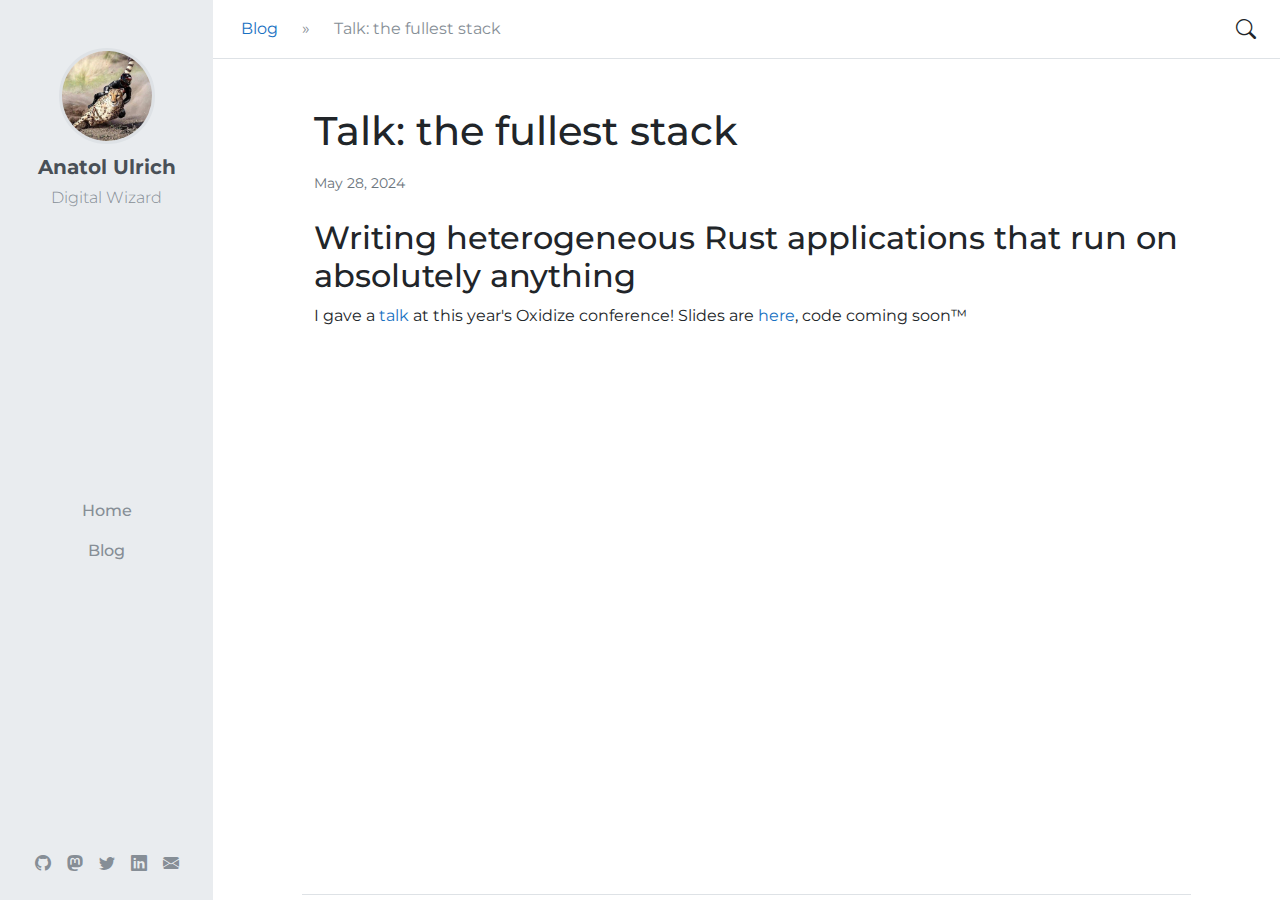
<file: blog/talk-fullest-stack/index.html>
<!DOCTYPE html>
<html lang="en">
<head>
  <meta charset="UTF-8">
  <meta name="viewport" content="width=device-width, initial-scale=1.0">
  <title>Talk: the fullest stack - Anatol Ulrich</title>
  <link rel="preconnect" href="https://fonts.googleapis.com">
  <link rel="preconnect" href="https://fonts.gstatic.com" crossorigin>
  <link rel="stylesheet" href="https://fonts.googleapis.com/css2?family=Montserrat:ital,wght@0,100;0,200;0,300;0,400;0,500;0,600;0,700;0,800;0,900;1,100;1,200;1,300;1,400;1,500;1,600;1,700;1,800;1,900&display=swap">
  <link rel="stylesheet" href="https://spookyvision.github.io/assets/css/custom.css">
  <link rel="stylesheet" href="https://cdn.jsdelivr.net/npm/bootstrap-icons@1.10.3/font/bootstrap-icons.css"><link rel="apple-touch-icon" sizes="180x180" href="https://spookyvision.github.io/images/favicon/apple-touch-icon.png">
    <link rel="icon" type="image/png" sizes="32x32" href="https://spookyvision.github.io/images/favicon/favicon-32x32.png">
    <link rel="icon" type="image/png" sizes="16x16" href="https://spookyvision.github.io/images/favicon/favicon-16x16.png">
    <link rel="manifest" href="https://spookyvision.github.io/images/favicon/site.webmanifest">
    <link rel="mask-icon" href="https://spookyvision.github.io/images/favicon/safari-pinned-tab.svg" color="#5bbad5">
    <meta name="msapplication-TileColor" content="#2d89ef">
    <meta name="theme-color" content="#ffffff"><link rel="canonical" href="https://spookyvision.github.io/blog/talk-fullest-stack/" /><link rel="alternate" type="application/atom+xml"
        title="RSS" href="https://spookyvision.github.io/atom.xml"
      ><meta name="author" content="Anatol Ulrich"><meta property="article:published_time" content='2024-05-28' /><meta name="generator" content="Zola">
  <meta property="og:title" content="Talk: the fullest stack" />
  <meta property="og:url" content="https://spookyvision.github.io/blog/talk-fullest-stack/" /><meta property="og:site_name" content="Anatol Ulrich" />
  <meta property="og:locale" content="en_US" />
  <meta name="twitter:card" content="summary" /><meta name="twitter:creator" content="@pandora9001" />
  
</head>
<body>
  <div class="container-fluid vh-100">
    <div class="row h-100"><div
    class="sidebar d-none d-lg-block col-lg-3 col-xl-2 mh-100 p-0 overflow-auto"
  >
    <aside class="d-flex flex-column justify-content-between h-100">
      <div class="d-none d-md-block mb-4 pt-5 px-4 text-center">
        <div class="sidebar-avatar mb-2 mx-auto border border-3 rounded-circle">
          <a href="https://anatol.versteht.es/" target="_blank" rel="noopener noreferrer">
    <img
      src="https://spookyvision.github.io/images/avatar.jpg"
      alt="Anatol Ulrich"
      class="img-fluid"
    >
  </a>
        </div>
        <div class="mb-1">
          <a
            href="https://spookyvision.github.io"
            class="sidebar-title fs-5 fw-bold text-decoration-none"
          >
            Anatol Ulrich
          </a>
        </div>
        <div class="fw-light">
          Digital Wizard
        </div>
      </div>

      <div class="sidebar-nav list-group my-auto rounded-0 text-center"><a
        href="https://spookyvision.github.io/"
        class="sidebar-nav-item list-group-item list-group-item-action border border-0"
        data-bs-toggle="tooltip" data-bs-title="Home"
      >
        <span class="sidebar-nav-icon bi bi-house d-none fs-4"></span>
        <span class="sidebar-nav-text d-none d-md-inline">
          Home
        </span>
      </a><a
        href="https://spookyvision.github.io/blog/"
        class="sidebar-nav-item list-group-item list-group-item-action border border-0"
        data-bs-toggle="tooltip" data-bs-title="Blog"
      >
        <span class="sidebar-nav-icon bi bi-file-earmark-text d-none fs-4"></span>
        <span class="sidebar-nav-text d-none d-md-inline">
          Blog
        </span>
      </a></div>

      <div class="sidebar-social d-none d-md-block mt-4 pb-4 px-4">
        <div class="container-fluid">
          <div class="row justify-content-center">
            <div class="col-auto px-2">
        <a
          href="https://github.com/spookyvision"
          target="_blank" rel="noopener noreferrer me"
          data-bs-toggle="tooltip"
          data-bs-title='GitHub'
          class="text-decoration-none"
        >
          <span class="bi bi-github"></span>
        </a>
      </div><div class="col-auto px-2">
        <a
          href="https://chaos.social/@dngrs"
          target="_blank" rel="noopener noreferrer me"
          data-bs-toggle="tooltip"
          data-bs-title='Mastodon'
          class="text-decoration-none"
        >
          <span class="bi bi-mastodon"></span>
        </a>
      </div><div class="col-auto px-2">
        <a
          href="https://twitter.com/pandora9001"
          target="_blank" rel="noopener noreferrer me"
          data-bs-toggle="tooltip"
          data-bs-title='Twitter'
          class="text-decoration-none"
        >
          <span class="bi bi-twitter"></span>
        </a>
      </div><div class="col-auto px-2">
        <a
          href="https://www.linkedin.com/in/teresting-ball"
          target="_blank" rel="noopener noreferrer me"
          data-bs-toggle="tooltip"
          data-bs-title='LinkedIn'
          class="text-decoration-none"
        >
          <span class="bi bi-linkedin"></span>
        </a>
      </div><div class="col-auto px-2">
        <a
          href="mailto:e+gh-pages@mail.taugt.net"
          target="_blank" rel="noopener noreferrer me"
          data-bs-toggle="tooltip"
          data-bs-title='Email'
          class="text-decoration-none"
        >
          <span class="bi bi-envelope-fill"></span>
        </a>
      </div>
          </div>
        </div>
      </div>
    </aside>
  </div><div class="col mh-100 overflow-auto px-0"><nav
    class="navbar navbar-expand navbar-bg-light sticky-top border-bottom"
  >
    <div class="container-fluid"><button
        type="button"
        class="btn d-block d-lg-none fs-5"
        data-bs-toggle="offcanvas" data-bs-target="#offcanvas"
        aria-controls="offcanvas"
      >
        <span class="bi bi-list"></span>
      </button>
      
      <div class="col-8">
        
          <div class="row justify-content-center justify-content-lg-start p-2 ps-xl-3 text-center"><div class="col-auto d-none d-xl-block">
        <a
          href="https://spookyvision.github.io/blog/"
          class="text-decoration-none"
        >
          Blog
        </a>
      </div>
      <div class="col-auto d-none d-xl-block">
        <span class="text-secondary">
          »
        </span>
      </div><div class="col-auto">
      <span
        class="d-inline d-sm-none text-secondary"
        data-bs-toggle="tooltip"
        data-bs-title="Talk: the fullest stack"
      >
        Talk: the fulles…
      </span>
      <span
        class="d-none d-sm-inline text-secondary"
        data-bs-toggle="tooltip"
        data-bs-title="Talk: the fullest stack"
      >
        Talk: the fullest stack
      </span>
    </div>
  </div>
        
      </div>

      <button
    type="button" data-bs-toggle="modal" data-bs-target="#searchModal"
    class="btn border border-0"
  >
    <span class="bi bi-search fs-5"></span>
  </button>
    </div>
  </nav><div class="d-flex flex-column h-100"><main class="container">
    <div class="row justify-content-center mt-5">
      <div class="col-11 col-lg-10 col-xxl-9">
        <h1 class="mb-3">
          Talk: the fullest stack
        </h1>
        <div class="row mb-3">
          <div class="col-auto mb-2">
            <small class="text-muted">
              <time datetime="2024-05-28">
                <a 
                  href="#" data-bs-toggle="tooltip"
                  data-bs-title="Tuesday, May 28, 2024 12:00:00 AM UTC"
                  class="text-muted text-decoration-none"
                >
                  May 28, 2024
                </a>
              </time>
            </small>
          </div>
          
        </div><div class="mb-5">
          <h2 id="writing-heterogeneous-rust-applications-that-run-on-absolutely-anything">Writing heterogeneous Rust applications that run on absolutely anything</h2>
<p>I gave a <a rel="noopener nofollow noreferrer" target="_blank" href="https://oxidizeconf.com/sessions/fullest-stack/">talk</a> at this year's Oxidize conference! Slides are <a href="/assets/2024-05%20the%20fullest%20stack.pdf">here</a>, code coming soon™</p>

        </div>
        
        
      </div>
    </div>
  </main><div class="container">
    <div class="row justify-content-center mt-3 mb-4">
      <div class="col-11 col-lg-10 col-xxl-9"></div>
    </div>
  </div><footer class="container-fluid mt-auto">
    <div class="row justify-content-center">
      <div class="col-10">
        <div class="row pt-3 pb-4 border-top">
          <div class="col-12 col-md-6 mb-2 mb-md-0 text-center text-md-start">
            <small class="text-secondary">
              © 2025
              <a 
                href="https://anatol.versteht.es/"
                target="_blank" rel="noopener noreferrer"
                class="text-decoration-none"
              >
                Anatol Ulrich&period;
              </a>
              <a
                href="https://creativecommons.org/licenses/by-nc-sa/4.0/"
                data-bs-toggle="tooltip"
                data-bs-title="Except where otherwise noted, the blog posts on this site are licensed under the Creative Commons Attribution-NonCommercial-ShareAlike 4.0 International  ( CC BY-NC-SA 4.0) License by the author."
                class="text-secondary text-decoration-none"
              >
                Some rights reserved.
              </a>
            </small>
          </div>
          <div class="col-12 col-md-6 text-center text-md-end">
            <small class="text-secondary">
              Powered by
              <a 
                href="https://www.getzola.org/"
                target="_blank" rel="noopener noreferrer"
                class="text-decoration-none"
              >
                Zola
              </a>
              with
              <a 
                href="https://github.com/gersonbdev/ataraxia-zola"
                target="_blank" rel="noopener noreferrer"
                class="text-decoration-none"
              >
                Ataraxia
              </a>
              theme.
            </small>
          </div>
        </div>
      </div>
    </div>
  </footer>
        </div>
      </div>
    </div>
  </div>
  <div class="offcanvas offcanvas-start" tabindex="-1" id="offcanvas" aria-labelledby="offcanvasLabel">
    <div class="offcanvas-body p-0">
      <div class="sidebar container-fluid vh-100">
        <div class="row h-100">
          <div
            class="col mh-100 px-0 overflow-auto"
          >
            <aside class="d-flex flex-column justify-content-between h-100">
              <div class="mb-4 pt-5 px-3 text-center">
                <div class="sidebar-avatar mb-2 mx-auto border border-3 rounded-circle">
                  <a href="https://anatol.versteht.es/" target="_blank" rel="noopener noreferrer">
    <img
      src="https://spookyvision.github.io/images/avatar.jpg"
      alt="Anatol Ulrich"
      class="img-fluid"
    >
  </a>
                </div>
                <div>
                  <a
                    href="https://spookyvision.github.io"
                    class="sidebar-title fs-5 fw-bold text-decoration-none"
                  >
                    Anatol Ulrich
                  </a>
                </div>
              </div>

              <div class="sidebar-nav list-group my-auto rounded-0 text-start"><a
        href="https://spookyvision.github.io/"
        class="sidebar-nav-item list-group-item list-group-item-action border border-0"
        data-bs-toggle="tooltip" data-bs-title="Home"
      >
        <span class="sidebar-nav-icon bi bi-house ms-2 me-1 fs-4"></span>
        <span class="sidebar-nav-text">Home</span>
      </a><a
        href="https://spookyvision.github.io/blog/"
        class="sidebar-nav-item list-group-item list-group-item-action border border-0"
        data-bs-toggle="tooltip" data-bs-title="Blog"
      >
        <span class="sidebar-nav-icon bi bi-file-earmark-text ms-2 me-1 fs-4"></span>
        <span class="sidebar-nav-text">Blog</span>
      </a></div>

              <div class="sidebar-social mt-4 pb-4 px-3">
                <div class="container-fluid">
                  <div class="row justify-content-center">
                    <div class="col-auto px-2">
        <a
          href="https://github.com/spookyvision"
          target="_blank" rel="noopener noreferrer me"
          data-bs-toggle="tooltip"
          data-bs-title='GitHub'
          class="text-decoration-none"
        >
          <span class="bi bi-github"></span>
        </a>
      </div><div class="col-auto px-2">
        <a
          href="https://chaos.social/@dngrs"
          target="_blank" rel="noopener noreferrer me"
          data-bs-toggle="tooltip"
          data-bs-title='Mastodon'
          class="text-decoration-none"
        >
          <span class="bi bi-mastodon"></span>
        </a>
      </div><div class="col-auto px-2">
        <a
          href="https://twitter.com/pandora9001"
          target="_blank" rel="noopener noreferrer me"
          data-bs-toggle="tooltip"
          data-bs-title='Twitter'
          class="text-decoration-none"
        >
          <span class="bi bi-twitter"></span>
        </a>
      </div><div class="col-auto px-2">
        <a
          href="https://www.linkedin.com/in/teresting-ball"
          target="_blank" rel="noopener noreferrer me"
          data-bs-toggle="tooltip"
          data-bs-title='LinkedIn'
          class="text-decoration-none"
        >
          <span class="bi bi-linkedin"></span>
        </a>
      </div><div class="col-auto px-2">
        <a
          href="mailto:e+gh-pages@mail.taugt.net"
          target="_blank" rel="noopener noreferrer me"
          data-bs-toggle="tooltip"
          data-bs-title='Email'
          class="text-decoration-none"
        >
          <span class="bi bi-envelope-fill"></span>
        </a>
      </div>
                  </div>
                </div>
              </div>
            </aside>
          </div>
        </div>
      </div>
    </div>
  </div>
  <div class="modal fade" id="searchModal" tabindex="-1" aria-labelledby="searchModalLabel" aria-hidden="true">
  <div class="modal-dialog modal-dialog-centered modal-dialog-scrollable">
    <div class="modal-content">
      <div class="modal-header">
        <h5 class="modal-title" id="searchModalLabel">
          Search
        </h5>
        <button type="button" class="btn-close" data-bs-dismiss="modal" aria-label="Close"></button>
      </div>
      <div class="modal-body">
        <div
          id="searchInput" role="search" 
          class="d-flex mb-3 border rounded-5 bg-white"
        >
          <input
            id="search" type="search"
            class="form-control border border-0 rounded-5 rounded-end"
            placeholder="Search"
            aria-label="Search"
          >
          <div class="rounded-5 rounded-start py-2 ps-2 pe-3">
            <span class="bi bi-search"></span>
          </div>
        </div>
        <div class="search-results">
          <div class="search-results__items">
          </div>
        </div>
      </div>
    </div>
  </div>
</div>
  <script src="https://spookyvision.github.io/assets/js/bootstrap/bootstrap.bundle.min.js"></script>
  <script>
    const tooltipTriggerList = document.querySelectorAll('[data-bs-toggle="tooltip"]');
    const tooltipList = [...tooltipTriggerList].map(tooltipTriggerEl => new bootstrap.Tooltip(tooltipTriggerEl));
    const myModal = document.getElementById('searchModal');
    const myInput = document.getElementById('searchInput');

    myModal.addEventListener('shown.bs.modal', () => {
      myInput.focus()
    });
  </script>
  <script src="https://spookyvision.github.io/elasticlunr.min.js"></script>
  <script src="https://spookyvision.github.io/search_index.en.js"></script><script src="https://spookyvision.github.io/assets/js/search/search.js"></script>
</body>
</html>
</file>
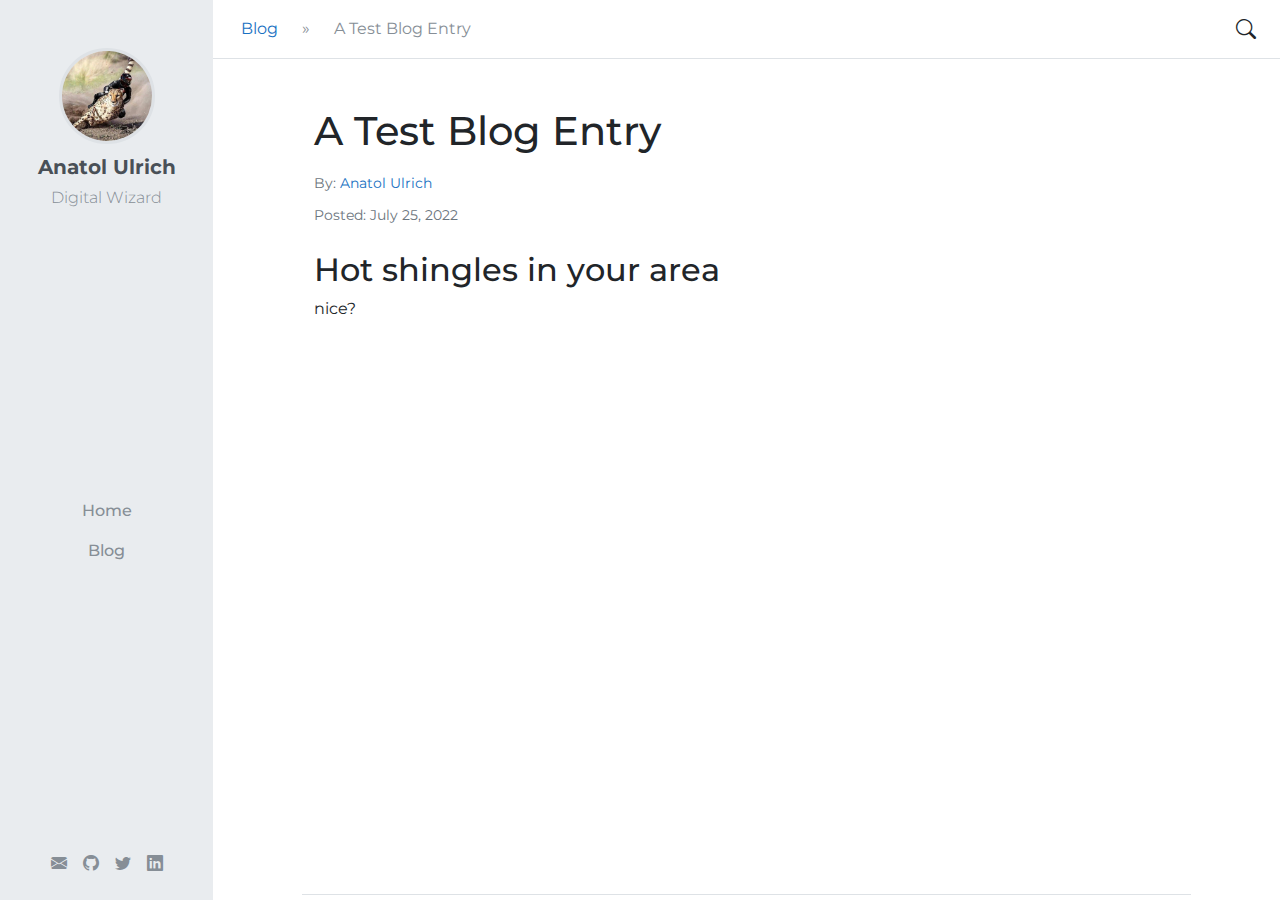
<file: blog/test-blog-entry/index.html>
<!DOCTYPE html>
<html lang="en">
<head>
  <meta charset="UTF-8">
  <meta name="viewport" content="width=device-width, initial-scale=1.0">
  <title>A Test Blog Entry - Anatol Ulrich</title>
  <link rel="preconnect" href="https://fonts.googleapis.com">
  <link rel="preconnect" href="https://fonts.gstatic.com" crossorigin>
  <link rel="stylesheet" href="https://fonts.googleapis.com/css2?family=Montserrat:ital,wght@0,100;0,200;0,300;0,400;0,500;0,600;0,700;0,800;0,900;1,100;1,200;1,300;1,400;1,500;1,600;1,700;1,800;1,900&display=swap">
  <link rel="stylesheet" href="https://spookyvision.github.io/assets/css/custom.css">
  <link rel="stylesheet" href="https://cdn.jsdelivr.net/npm/bootstrap-icons@1.10.3/font/bootstrap-icons.css"><link rel="apple-touch-icon" sizes="180x180" href="https://spookyvision.github.io/images/favicon/apple-touch-icon.png">
    <link rel="icon" type="image/png" sizes="32x32" href="https://spookyvision.github.io/images/favicon/favicon-32x32.png">
    <link rel="icon" type="image/png" sizes="16x16" href="https://spookyvision.github.io/images/favicon/favicon-16x16.png">
    <link rel="manifest" href="https://spookyvision.github.io/images/favicon/site.webmanifest">
    <link rel="mask-icon" href="https://spookyvision.github.io/images/favicon/safari-pinned-tab.svg" color="#5bbad5">
    <meta name="msapplication-TileColor" content="#2d89ef">
    <meta name="theme-color" content="#ffffff"><link rel="canonical" href="https://spookyvision.github.io/blog/test-blog-entry/" /><link rel="alternate" type="application/atom+xml"
        title="RSS" href="https://spookyvision.github.io/atom.xml"
      ><meta name="author" content="Anatol Ulrich"><meta property="article:published_time" content='2022-07-25' /><meta name="generator" content="Zola">
  <meta property="og:title" content="A Test Blog Entry" />
  <meta property="og:url" content="https://spookyvision.github.io/blog/test-blog-entry/" /><meta property="og:site_name" content="Anatol Ulrich" />
  <meta property="og:locale" content="en_US" />
  <meta name="twitter:card" content="summary" /><meta name="twitter:creator" content="@pandora9001" />
  
</head>
<body>
  <div class="container-fluid vh-100">
    <div class="row h-100"><div
    class="sidebar d-none d-lg-block col-lg-3 col-xl-2 mh-100 p-0 overflow-auto"
  >
    <aside class="d-flex flex-column justify-content-between h-100">
      <div class="d-none d-md-block mb-4 pt-5 px-4 text-center">
        <div class="sidebar-avatar mb-2 mx-auto border border-3 rounded-circle">
          <a href="https://anatol.versteht.es/" target="_blank" rel="noopener noreferrer">
    <img
      src="https://spookyvision.github.io/images/avatar.jpg"
      alt="Anatol Ulrich"
      class="img-fluid"
    >
  </a>
        </div>
        <div class="mb-1">
          <a
            href="https://spookyvision.github.io"
            class="sidebar-title fs-5 fw-bold text-decoration-none"
          >
            Anatol Ulrich
          </a>
        </div>
        <div class="fw-light">
          Digital Wizard
        </div>
      </div>

      <div class="sidebar-nav list-group my-auto rounded-0 text-center"><a
        href="https://spookyvision.github.io/"
        class="sidebar-nav-item list-group-item list-group-item-action border border-0"
        data-bs-toggle="tooltip" data-bs-title="Home"
      >
        <span class="sidebar-nav-icon bi bi-house d-none fs-4"></span>
        <span class="sidebar-nav-text d-none d-md-inline">
          Home
        </span>
      </a><a
        href="https://spookyvision.github.io/blog/"
        class="sidebar-nav-item list-group-item list-group-item-action border border-0"
        data-bs-toggle="tooltip" data-bs-title="Blog"
      >
        <span class="sidebar-nav-icon bi bi-file-earmark-text d-none fs-4"></span>
        <span class="sidebar-nav-text d-none d-md-inline">
          Blog
        </span>
      </a></div>

      <div class="sidebar-social d-none d-md-block mt-4 pb-4 px-4">
        <div class="container-fluid">
          <div class="row justify-content-center">
            <div class="col-auto px-2">
        <a
          href="mailto:e+gh-pages@mail.taugt.net"
          target="_blank" rel="noopener noreferrer"
          data-bs-toggle="tooltip"
          data-bs-title='Email'
          class="text-decoration-none"
        >
          <span class="bi bi-envelope-fill"></span>
        </a>
      </div><div class="col-auto px-2">
        <a
          href="https://github.com/spookyvision"
          target="_blank" rel="noopener noreferrer"
          data-bs-toggle="tooltip"
          data-bs-title='GitHub'
          class="text-decoration-none"
        >
          <span class="bi bi-github"></span>
        </a>
      </div><div class="col-auto px-2">
        <a
          href="https://twitter.com/pandora9001"
          target="_blank" rel="noopener noreferrer"
          data-bs-toggle="tooltip"
          data-bs-title='Twitter'
          class="text-decoration-none"
        >
          <span class="bi bi-twitter"></span>
        </a>
      </div><div class="col-auto px-2">
        <a
          href="https://www.linkedin.com/in/teresting-ball"
          target="_blank" rel="noopener noreferrer"
          data-bs-toggle="tooltip"
          data-bs-title='LinkedIn'
          class="text-decoration-none"
        >
          <span class="bi bi-linkedin"></span>
        </a>
      </div>
          </div>
        </div>
      </div>
    </aside>
  </div><div class="col mh-100 overflow-auto px-0"><nav
    class="navbar navbar-expand navbar-bg-light sticky-top border-bottom"
  >
    <div class="container-fluid"><button
        type="button"
        class="btn d-block d-lg-none fs-5"
        data-bs-toggle="offcanvas" data-bs-target="#offcanvas"
        aria-controls="offcanvas"
      >
        <span class="bi bi-list"></span>
      </button>
      
      <div class="col-8">
        
          <div class="row justify-content-center justify-content-lg-start p-2 ps-xl-3 text-center"><div class="col-auto d-none d-xl-block">
        <a
          href="https://spookyvision.github.io/blog/"
          class="text-decoration-none"
        >
          Blog
        </a>
      </div>
      <div class="col-auto d-none d-xl-block">
        <span class="text-secondary">
          »
        </span>
      </div><div class="col-auto">
      <span
        class="d-inline d-sm-none text-secondary"
        data-bs-toggle="tooltip"
        data-bs-title="A Test Blog Entry"
      >
        A Test Blog Entr…
      </span>
      <span
        class="d-none d-sm-inline text-secondary"
        data-bs-toggle="tooltip"
        data-bs-title="A Test Blog Entry"
      >
        A Test Blog Entry
      </span>
    </div>
  </div>
        
      </div>

      <button
    type="button" data-bs-toggle="modal" data-bs-target="#searchModal"
    class="btn border border-0"
  >
    <span class="bi bi-search fs-5"></span>
  </button>
    </div>
  </nav><div class="d-flex flex-column h-100"><main class="container">
    <div class="row justify-content-center mt-5">
      <div class="col-11 col-lg-10 col-xxl-9">
        <h1 class="mb-3">
          A Test Blog Entry
        </h1>
        <div class="row mt-3 mb-2">
          <div class="col-auto">
            <small class="text-muted">
              By:
              <a
                href="https://anatol.versteht.es/"
                target="_blank" rel="noopener noreferrer"
                class="text-decoration-none"
              >
                Anatol Ulrich
              </a>
            </small>
          </div>
        </div>
        <div class="row mb-3">
          <div class="col-auto mb-2">
            <small class="text-muted">
              Posted:
              <time datetime="2022-07-25">
                <a 
                  href="#" data-bs-toggle="tooltip"
                  data-bs-title="Monday, July 25, 2022 12:00:00 AM UTC"
                  class="text-muted text-decoration-none"
                >
                  July 25, 2022
                </a>
              </time>
            </small>
          </div>
          
        </div><div class="mb-5">
          <h2 id="hot-shingles-in-your-area">Hot shingles in your area</h2>
<p>nice?</p>

        </div>
        
        
      </div>
    </div>
  </main><div class="container">
    <div class="row justify-content-center mt-3 mb-4">
      <div class="col-11 col-lg-10 col-xxl-9"></div>
    </div>
  </div><footer class="container-fluid mt-auto">
    <div class="row justify-content-center">
      <div class="col-10">
        <div class="row pt-3 pb-4 border-top">
          <div class="col-12 col-md-6 mb-2 mb-md-0 text-center text-md-start">
            <small class="text-secondary">
              © 2023
              <a 
                href="https://anatol.versteht.es/"
                target="_blank" rel="noopener noreferrer"
                class="text-decoration-none"
              >
                Anatol Ulrich&period;
              </a>
              <a
                href="https://creativecommons.org/licenses/by-nc-sa/4.0/"
                data-bs-toggle="tooltip"
                data-bs-title="Except where otherwise noted, the blog posts on this site are licensed under the Creative Commons Attribution-NonCommercial-ShareAlike 4.0 International  ( CC BY-NC-SA 4.0) License by the author."
                class="text-secondary text-decoration-none"
              >
                Some rights reserved.
              </a>
            </small>
          </div>
          <div class="col-12 col-md-6 text-center text-md-end">
            <small class="text-secondary">
              Powered by
              <a 
                href="https://www.getzola.org/"
                target="_blank" rel="noopener noreferrer"
                class="text-decoration-none"
              >
                Zola
              </a>
              with
              <a 
                href="https://github.com/gersonbdev/ataraxia-zola"
                target="_blank" rel="noopener noreferrer"
                class="text-decoration-none"
              >
                Ataraxia
              </a>
              theme.
            </small>
          </div>
        </div>
      </div>
    </div>
  </footer>
        </div>
      </div>
    </div>
  </div>
  <div class="offcanvas offcanvas-start" tabindex="-1" id="offcanvas" aria-labelledby="offcanvasLabel">
    <div class="offcanvas-body p-0">
      <div class="sidebar container-fluid vh-100">
        <div class="row h-100">
          <div
            class="col mh-100 px-0 overflow-auto"
          >
            <aside class="d-flex flex-column justify-content-between h-100">
              <div class="mb-4 pt-5 px-3 text-center">
                <div class="sidebar-avatar mb-2 mx-auto border border-3 rounded-circle">
                  <a href="https://anatol.versteht.es/" target="_blank" rel="noopener noreferrer">
    <img
      src="https://spookyvision.github.io/images/avatar.jpg"
      alt="Anatol Ulrich"
      class="img-fluid"
    >
  </a>
                </div>
                <div>
                  <a
                    href="https://spookyvision.github.io"
                    class="sidebar-title fs-5 fw-bold text-decoration-none"
                  >
                    Anatol Ulrich
                  </a>
                </div>
              </div>

              <div class="sidebar-nav list-group my-auto rounded-0 text-start"><a
        href="https://spookyvision.github.io/"
        class="sidebar-nav-item list-group-item list-group-item-action border border-0"
        data-bs-toggle="tooltip" data-bs-title="Home"
      >
        <span class="sidebar-nav-icon bi bi-house ms-2 me-1 fs-4"></span>
        <span class="sidebar-nav-text">Home</span>
      </a><a
        href="https://spookyvision.github.io/blog/"
        class="sidebar-nav-item list-group-item list-group-item-action border border-0"
        data-bs-toggle="tooltip" data-bs-title="Blog"
      >
        <span class="sidebar-nav-icon bi bi-file-earmark-text ms-2 me-1 fs-4"></span>
        <span class="sidebar-nav-text">Blog</span>
      </a></div>

              <div class="sidebar-social mt-4 pb-4 px-3">
                <div class="container-fluid">
                  <div class="row justify-content-center">
                    <div class="col-auto px-2">
        <a
          href="mailto:e+gh-pages@mail.taugt.net"
          target="_blank" rel="noopener noreferrer"
          data-bs-toggle="tooltip"
          data-bs-title='Email'
          class="text-decoration-none"
        >
          <span class="bi bi-envelope-fill"></span>
        </a>
      </div><div class="col-auto px-2">
        <a
          href="https://github.com/spookyvision"
          target="_blank" rel="noopener noreferrer"
          data-bs-toggle="tooltip"
          data-bs-title='GitHub'
          class="text-decoration-none"
        >
          <span class="bi bi-github"></span>
        </a>
      </div><div class="col-auto px-2">
        <a
          href="https://twitter.com/pandora9001"
          target="_blank" rel="noopener noreferrer"
          data-bs-toggle="tooltip"
          data-bs-title='Twitter'
          class="text-decoration-none"
        >
          <span class="bi bi-twitter"></span>
        </a>
      </div><div class="col-auto px-2">
        <a
          href="https://www.linkedin.com/in/teresting-ball"
          target="_blank" rel="noopener noreferrer"
          data-bs-toggle="tooltip"
          data-bs-title='LinkedIn'
          class="text-decoration-none"
        >
          <span class="bi bi-linkedin"></span>
        </a>
      </div>
                  </div>
                </div>
              </div>
            </aside>
          </div>
        </div>
      </div>
    </div>
  </div>
  <div class="modal fade" id="searchModal" tabindex="-1" aria-labelledby="searchModalLabel" aria-hidden="true">
  <div class="modal-dialog modal-dialog-centered modal-dialog-scrollable">
    <div class="modal-content">
      <div class="modal-header">
        <h5 class="modal-title" id="searchModalLabel">
          Search
        </h5>
        <button type="button" class="btn-close" data-bs-dismiss="modal" aria-label="Close"></button>
      </div>
      <div class="modal-body">
        <div
          id="searchInput" role="search" 
          class="d-flex mb-3 border rounded-5 bg-white"
        >
          <input
            id="search" type="search"
            class="form-control border border-0 rounded-5 rounded-end"
            placeholder="Search"
            aria-label="Search"
          >
          <div class="rounded-5 rounded-start py-2 ps-2 pe-3">
            <span class="bi bi-search"></span>
          </div>
        </div>
        <div class="search-results">
          <div class="search-results__items">
          </div>
        </div>
      </div>
    </div>
  </div>
</div>
  <script src="https://spookyvision.github.io/assets/js/bootstrap/bootstrap.bundle.min.js"></script>
  <script>
    const tooltipTriggerList = document.querySelectorAll('[data-bs-toggle="tooltip"]');
    const tooltipList = [...tooltipTriggerList].map(tooltipTriggerEl => new bootstrap.Tooltip(tooltipTriggerEl));
    const myModal = document.getElementById('searchModal');
    const myInput = document.getElementById('searchInput');

    myModal.addEventListener('shown.bs.modal', () => {
      myInput.focus()
    });
  </script>
  <script src="https://spookyvision.github.io/elasticlunr.min.js"></script>
  <script src="https://spookyvision.github.io/search_index.en.js"></script><script src="https://spookyvision.github.io/assets/js/search/search.js"></script>
</body>
</html>
</file>
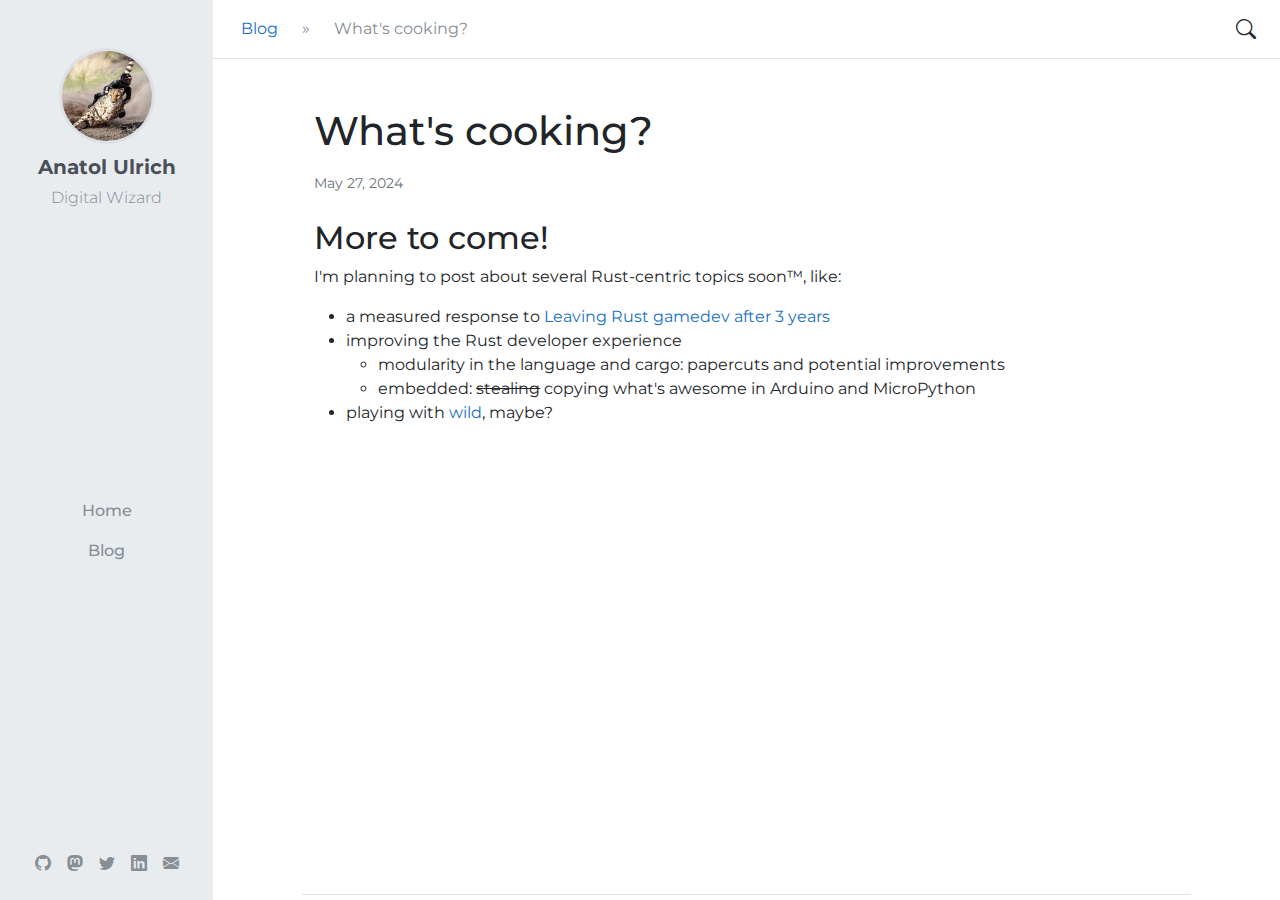
<file: blog/why-manual-slug-blergh/index.html>
<!DOCTYPE html>
<html lang="en">
<head>
  <meta charset="UTF-8">
  <meta name="viewport" content="width=device-width, initial-scale=1.0">
  <title>What's cooking? - Anatol Ulrich</title>
  <link rel="preconnect" href="https://fonts.googleapis.com">
  <link rel="preconnect" href="https://fonts.gstatic.com" crossorigin>
  <link rel="stylesheet" href="https://fonts.googleapis.com/css2?family=Montserrat:ital,wght@0,100;0,200;0,300;0,400;0,500;0,600;0,700;0,800;0,900;1,100;1,200;1,300;1,400;1,500;1,600;1,700;1,800;1,900&display=swap">
  <link rel="stylesheet" href="https://spookyvision.github.io/assets/css/custom.css">
  <link rel="stylesheet" href="https://cdn.jsdelivr.net/npm/bootstrap-icons@1.10.3/font/bootstrap-icons.css"><link rel="apple-touch-icon" sizes="180x180" href="https://spookyvision.github.io/images/favicon/apple-touch-icon.png">
    <link rel="icon" type="image/png" sizes="32x32" href="https://spookyvision.github.io/images/favicon/favicon-32x32.png">
    <link rel="icon" type="image/png" sizes="16x16" href="https://spookyvision.github.io/images/favicon/favicon-16x16.png">
    <link rel="manifest" href="https://spookyvision.github.io/images/favicon/site.webmanifest">
    <link rel="mask-icon" href="https://spookyvision.github.io/images/favicon/safari-pinned-tab.svg" color="#5bbad5">
    <meta name="msapplication-TileColor" content="#2d89ef">
    <meta name="theme-color" content="#ffffff"><link rel="canonical" href="https://spookyvision.github.io/blog/why-manual-slug-blergh/" /><link rel="alternate" type="application/atom+xml"
        title="RSS" href="https://spookyvision.github.io/atom.xml"
      ><meta name="author" content="Anatol Ulrich"><meta property="article:published_time" content='2024-05-27' /><meta name="generator" content="Zola">
  <meta property="og:title" content="What's cooking?" />
  <meta property="og:url" content="https://spookyvision.github.io/blog/why-manual-slug-blergh/" /><meta property="og:site_name" content="Anatol Ulrich" />
  <meta property="og:locale" content="en_US" />
  <meta name="twitter:card" content="summary" /><meta name="twitter:creator" content="@pandora9001" />
  
</head>
<body>
  <div class="container-fluid vh-100">
    <div class="row h-100"><div
    class="sidebar d-none d-lg-block col-lg-3 col-xl-2 mh-100 p-0 overflow-auto"
  >
    <aside class="d-flex flex-column justify-content-between h-100">
      <div class="d-none d-md-block mb-4 pt-5 px-4 text-center">
        <div class="sidebar-avatar mb-2 mx-auto border border-3 rounded-circle">
          <a href="https://anatol.versteht.es/" target="_blank" rel="noopener noreferrer">
    <img
      src="https://spookyvision.github.io/images/avatar.jpg"
      alt="Anatol Ulrich"
      class="img-fluid"
    >
  </a>
        </div>
        <div class="mb-1">
          <a
            href="https://spookyvision.github.io"
            class="sidebar-title fs-5 fw-bold text-decoration-none"
          >
            Anatol Ulrich
          </a>
        </div>
        <div class="fw-light">
          Digital Wizard
        </div>
      </div>

      <div class="sidebar-nav list-group my-auto rounded-0 text-center"><a
        href="https://spookyvision.github.io/"
        class="sidebar-nav-item list-group-item list-group-item-action border border-0"
        data-bs-toggle="tooltip" data-bs-title="Home"
      >
        <span class="sidebar-nav-icon bi bi-house d-none fs-4"></span>
        <span class="sidebar-nav-text d-none d-md-inline">
          Home
        </span>
      </a><a
        href="https://spookyvision.github.io/blog/"
        class="sidebar-nav-item list-group-item list-group-item-action border border-0"
        data-bs-toggle="tooltip" data-bs-title="Blog"
      >
        <span class="sidebar-nav-icon bi bi-file-earmark-text d-none fs-4"></span>
        <span class="sidebar-nav-text d-none d-md-inline">
          Blog
        </span>
      </a></div>

      <div class="sidebar-social d-none d-md-block mt-4 pb-4 px-4">
        <div class="container-fluid">
          <div class="row justify-content-center">
            <div class="col-auto px-2">
        <a
          href="https://github.com/spookyvision"
          target="_blank" rel="noopener noreferrer me"
          data-bs-toggle="tooltip"
          data-bs-title='GitHub'
          class="text-decoration-none"
        >
          <span class="bi bi-github"></span>
        </a>
      </div><div class="col-auto px-2">
        <a
          href="https://chaos.social/@dngrs"
          target="_blank" rel="noopener noreferrer me"
          data-bs-toggle="tooltip"
          data-bs-title='Mastodon'
          class="text-decoration-none"
        >
          <span class="bi bi-mastodon"></span>
        </a>
      </div><div class="col-auto px-2">
        <a
          href="https://twitter.com/pandora9001"
          target="_blank" rel="noopener noreferrer me"
          data-bs-toggle="tooltip"
          data-bs-title='Twitter'
          class="text-decoration-none"
        >
          <span class="bi bi-twitter"></span>
        </a>
      </div><div class="col-auto px-2">
        <a
          href="https://www.linkedin.com/in/teresting-ball"
          target="_blank" rel="noopener noreferrer me"
          data-bs-toggle="tooltip"
          data-bs-title='LinkedIn'
          class="text-decoration-none"
        >
          <span class="bi bi-linkedin"></span>
        </a>
      </div><div class="col-auto px-2">
        <a
          href="mailto:e+gh-pages@mail.taugt.net"
          target="_blank" rel="noopener noreferrer me"
          data-bs-toggle="tooltip"
          data-bs-title='Email'
          class="text-decoration-none"
        >
          <span class="bi bi-envelope-fill"></span>
        </a>
      </div>
          </div>
        </div>
      </div>
    </aside>
  </div><div class="col mh-100 overflow-auto px-0"><nav
    class="navbar navbar-expand navbar-bg-light sticky-top border-bottom"
  >
    <div class="container-fluid"><button
        type="button"
        class="btn d-block d-lg-none fs-5"
        data-bs-toggle="offcanvas" data-bs-target="#offcanvas"
        aria-controls="offcanvas"
      >
        <span class="bi bi-list"></span>
      </button>
      
      <div class="col-8">
        
          <div class="row justify-content-center justify-content-lg-start p-2 ps-xl-3 text-center"><div class="col-auto d-none d-xl-block">
        <a
          href="https://spookyvision.github.io/blog/"
          class="text-decoration-none"
        >
          Blog
        </a>
      </div>
      <div class="col-auto d-none d-xl-block">
        <span class="text-secondary">
          »
        </span>
      </div><div class="col-auto">
      <span
        class="d-inline d-sm-none text-secondary"
        data-bs-toggle="tooltip"
        data-bs-title="What's cooking?"
      >
        What's cooking?
      </span>
      <span
        class="d-none d-sm-inline text-secondary"
        data-bs-toggle="tooltip"
        data-bs-title="What's cooking?"
      >
        What's cooking?
      </span>
    </div>
  </div>
        
      </div>

      <button
    type="button" data-bs-toggle="modal" data-bs-target="#searchModal"
    class="btn border border-0"
  >
    <span class="bi bi-search fs-5"></span>
  </button>
    </div>
  </nav><div class="d-flex flex-column h-100"><main class="container">
    <div class="row justify-content-center mt-5">
      <div class="col-11 col-lg-10 col-xxl-9">
        <h1 class="mb-3">
          What's cooking?
        </h1>
        <div class="row mb-3">
          <div class="col-auto mb-2">
            <small class="text-muted">
              <time datetime="2024-05-27">
                <a 
                  href="#" data-bs-toggle="tooltip"
                  data-bs-title="Monday, May 27, 2024 12:00:00 AM UTC"
                  class="text-muted text-decoration-none"
                >
                  May 27, 2024
                </a>
              </time>
            </small>
          </div>
          
        </div><div class="mb-5">
          <h2 id="more-to-come">More to come!</h2>
<p>I'm planning to post about several Rust-centric topics soon™, like:</p>
<ul>
<li>a measured response to <a rel="noopener nofollow noreferrer" target="_blank" href="https://loglog.games/blog/leaving-rust-gamedev/">Leaving Rust gamedev after 3 years</a></li>
<li>improving the Rust developer experience
<ul>
<li>modularity in the language and cargo: papercuts and potential improvements</li>
<li>embedded: <del>stealing</del> copying what's awesome in Arduino and MicroPython</li>
</ul>
</li>
<li>playing with <a rel="noopener nofollow noreferrer" target="_blank" href="https://github.com/davidlattimore/wild">wild</a>, maybe?</li>
</ul>

        </div>
        
        
      </div>
    </div>
  </main><div class="container">
    <div class="row justify-content-center mt-3 mb-4">
      <div class="col-11 col-lg-10 col-xxl-9"></div>
    </div>
  </div><footer class="container-fluid mt-auto">
    <div class="row justify-content-center">
      <div class="col-10">
        <div class="row pt-3 pb-4 border-top">
          <div class="col-12 col-md-6 mb-2 mb-md-0 text-center text-md-start">
            <small class="text-secondary">
              © 2025
              <a 
                href="https://anatol.versteht.es/"
                target="_blank" rel="noopener noreferrer"
                class="text-decoration-none"
              >
                Anatol Ulrich&period;
              </a>
              <a
                href="https://creativecommons.org/licenses/by-nc-sa/4.0/"
                data-bs-toggle="tooltip"
                data-bs-title="Except where otherwise noted, the blog posts on this site are licensed under the Creative Commons Attribution-NonCommercial-ShareAlike 4.0 International  ( CC BY-NC-SA 4.0) License by the author."
                class="text-secondary text-decoration-none"
              >
                Some rights reserved.
              </a>
            </small>
          </div>
          <div class="col-12 col-md-6 text-center text-md-end">
            <small class="text-secondary">
              Powered by
              <a 
                href="https://www.getzola.org/"
                target="_blank" rel="noopener noreferrer"
                class="text-decoration-none"
              >
                Zola
              </a>
              with
              <a 
                href="https://github.com/gersonbdev/ataraxia-zola"
                target="_blank" rel="noopener noreferrer"
                class="text-decoration-none"
              >
                Ataraxia
              </a>
              theme.
            </small>
          </div>
        </div>
      </div>
    </div>
  </footer>
        </div>
      </div>
    </div>
  </div>
  <div class="offcanvas offcanvas-start" tabindex="-1" id="offcanvas" aria-labelledby="offcanvasLabel">
    <div class="offcanvas-body p-0">
      <div class="sidebar container-fluid vh-100">
        <div class="row h-100">
          <div
            class="col mh-100 px-0 overflow-auto"
          >
            <aside class="d-flex flex-column justify-content-between h-100">
              <div class="mb-4 pt-5 px-3 text-center">
                <div class="sidebar-avatar mb-2 mx-auto border border-3 rounded-circle">
                  <a href="https://anatol.versteht.es/" target="_blank" rel="noopener noreferrer">
    <img
      src="https://spookyvision.github.io/images/avatar.jpg"
      alt="Anatol Ulrich"
      class="img-fluid"
    >
  </a>
                </div>
                <div>
                  <a
                    href="https://spookyvision.github.io"
                    class="sidebar-title fs-5 fw-bold text-decoration-none"
                  >
                    Anatol Ulrich
                  </a>
                </div>
              </div>

              <div class="sidebar-nav list-group my-auto rounded-0 text-start"><a
        href="https://spookyvision.github.io/"
        class="sidebar-nav-item list-group-item list-group-item-action border border-0"
        data-bs-toggle="tooltip" data-bs-title="Home"
      >
        <span class="sidebar-nav-icon bi bi-house ms-2 me-1 fs-4"></span>
        <span class="sidebar-nav-text">Home</span>
      </a><a
        href="https://spookyvision.github.io/blog/"
        class="sidebar-nav-item list-group-item list-group-item-action border border-0"
        data-bs-toggle="tooltip" data-bs-title="Blog"
      >
        <span class="sidebar-nav-icon bi bi-file-earmark-text ms-2 me-1 fs-4"></span>
        <span class="sidebar-nav-text">Blog</span>
      </a></div>

              <div class="sidebar-social mt-4 pb-4 px-3">
                <div class="container-fluid">
                  <div class="row justify-content-center">
                    <div class="col-auto px-2">
        <a
          href="https://github.com/spookyvision"
          target="_blank" rel="noopener noreferrer me"
          data-bs-toggle="tooltip"
          data-bs-title='GitHub'
          class="text-decoration-none"
        >
          <span class="bi bi-github"></span>
        </a>
      </div><div class="col-auto px-2">
        <a
          href="https://chaos.social/@dngrs"
          target="_blank" rel="noopener noreferrer me"
          data-bs-toggle="tooltip"
          data-bs-title='Mastodon'
          class="text-decoration-none"
        >
          <span class="bi bi-mastodon"></span>
        </a>
      </div><div class="col-auto px-2">
        <a
          href="https://twitter.com/pandora9001"
          target="_blank" rel="noopener noreferrer me"
          data-bs-toggle="tooltip"
          data-bs-title='Twitter'
          class="text-decoration-none"
        >
          <span class="bi bi-twitter"></span>
        </a>
      </div><div class="col-auto px-2">
        <a
          href="https://www.linkedin.com/in/teresting-ball"
          target="_blank" rel="noopener noreferrer me"
          data-bs-toggle="tooltip"
          data-bs-title='LinkedIn'
          class="text-decoration-none"
        >
          <span class="bi bi-linkedin"></span>
        </a>
      </div><div class="col-auto px-2">
        <a
          href="mailto:e+gh-pages@mail.taugt.net"
          target="_blank" rel="noopener noreferrer me"
          data-bs-toggle="tooltip"
          data-bs-title='Email'
          class="text-decoration-none"
        >
          <span class="bi bi-envelope-fill"></span>
        </a>
      </div>
                  </div>
                </div>
              </div>
            </aside>
          </div>
        </div>
      </div>
    </div>
  </div>
  <div class="modal fade" id="searchModal" tabindex="-1" aria-labelledby="searchModalLabel" aria-hidden="true">
  <div class="modal-dialog modal-dialog-centered modal-dialog-scrollable">
    <div class="modal-content">
      <div class="modal-header">
        <h5 class="modal-title" id="searchModalLabel">
          Search
        </h5>
        <button type="button" class="btn-close" data-bs-dismiss="modal" aria-label="Close"></button>
      </div>
      <div class="modal-body">
        <div
          id="searchInput" role="search" 
          class="d-flex mb-3 border rounded-5 bg-white"
        >
          <input
            id="search" type="search"
            class="form-control border border-0 rounded-5 rounded-end"
            placeholder="Search"
            aria-label="Search"
          >
          <div class="rounded-5 rounded-start py-2 ps-2 pe-3">
            <span class="bi bi-search"></span>
          </div>
        </div>
        <div class="search-results">
          <div class="search-results__items">
          </div>
        </div>
      </div>
    </div>
  </div>
</div>
  <script src="https://spookyvision.github.io/assets/js/bootstrap/bootstrap.bundle.min.js"></script>
  <script>
    const tooltipTriggerList = document.querySelectorAll('[data-bs-toggle="tooltip"]');
    const tooltipList = [...tooltipTriggerList].map(tooltipTriggerEl => new bootstrap.Tooltip(tooltipTriggerEl));
    const myModal = document.getElementById('searchModal');
    const myInput = document.getElementById('searchInput');

    myModal.addEventListener('shown.bs.modal', () => {
      myInput.focus()
    });
  </script>
  <script src="https://spookyvision.github.io/elasticlunr.min.js"></script>
  <script src="https://spookyvision.github.io/search_index.en.js"></script><script src="https://spookyvision.github.io/assets/js/search/search.js"></script>
</body>
</html>
</file>
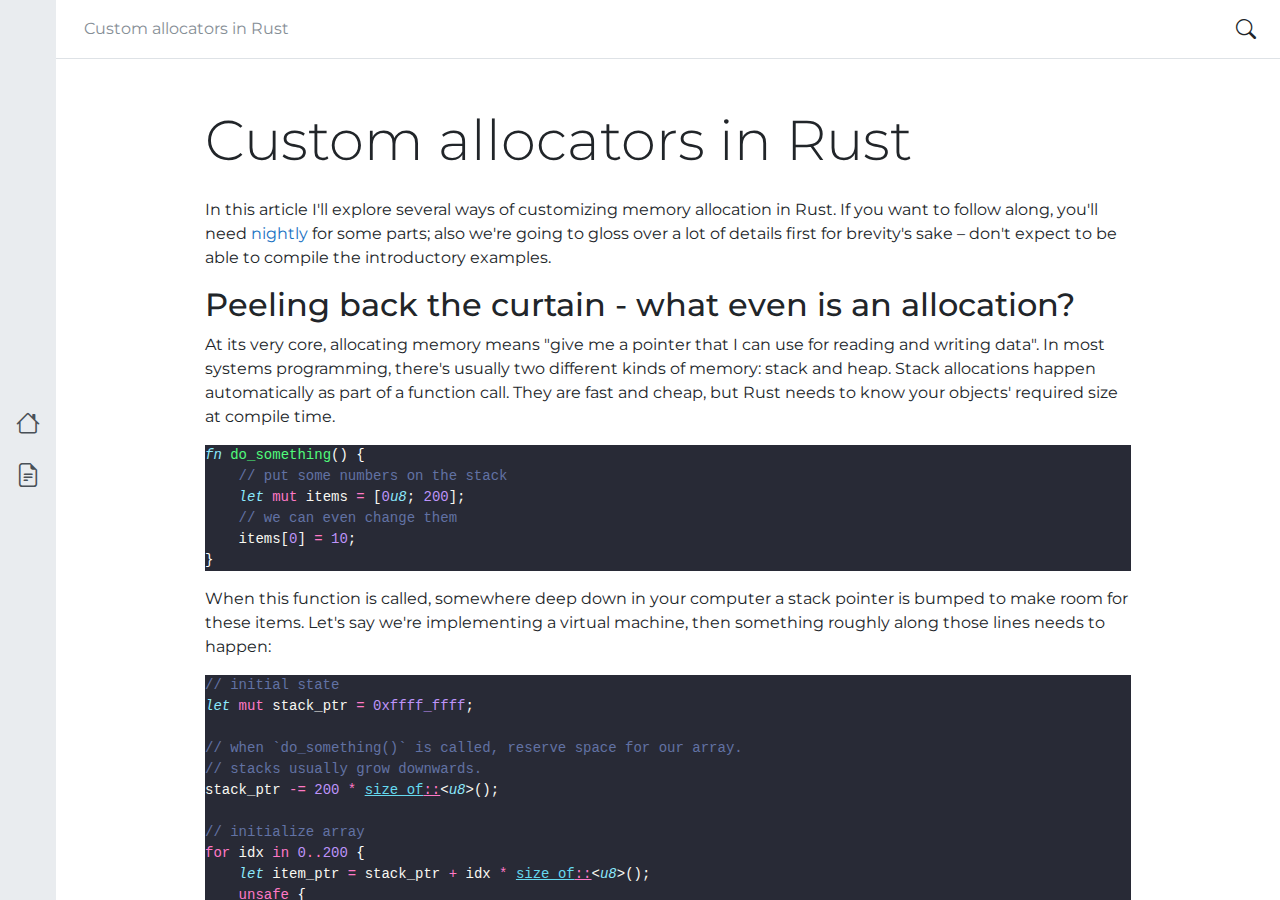
<file: blog/off/rust-alloc/index.html>
<!DOCTYPE html>
<html lang="en">
<head>
  <meta charset="UTF-8">
  <meta name="viewport" content="width=device-width, initial-scale=1.0">
  <title>Custom allocators in Rust - Anatol Ulrich</title>
  <link rel="preconnect" href="https://fonts.googleapis.com">
  <link rel="preconnect" href="https://fonts.gstatic.com" crossorigin>
  <link rel="stylesheet" href="https://fonts.googleapis.com/css2?family=Montserrat:ital,wght@0,100;0,200;0,300;0,400;0,500;0,600;0,700;0,800;0,900;1,100;1,200;1,300;1,400;1,500;1,600;1,700;1,800;1,900&display=swap">
  <link rel="stylesheet" href="https://spookyvision.github.io/assets/css/custom.css">
  <link rel="stylesheet" href="https://cdn.jsdelivr.net/npm/bootstrap-icons@1.10.3/font/bootstrap-icons.css"><link rel="apple-touch-icon" sizes="180x180" href="https://spookyvision.github.io/images/favicon/apple-touch-icon.png">
    <link rel="icon" type="image/png" sizes="32x32" href="https://spookyvision.github.io/images/favicon/favicon-32x32.png">
    <link rel="icon" type="image/png" sizes="16x16" href="https://spookyvision.github.io/images/favicon/favicon-16x16.png">
    <link rel="manifest" href="https://spookyvision.github.io/images/favicon/site.webmanifest">
    <link rel="mask-icon" href="https://spookyvision.github.io/images/favicon/safari-pinned-tab.svg" color="#5bbad5">
    <meta name="msapplication-TileColor" content="#2d89ef">
    <meta name="theme-color" content="#ffffff"><link rel="canonical" href="https://spookyvision.github.io/blog/off/rust-alloc/" /><link rel="alternate" type="application/atom+xml"
        title="RSS" href="https://spookyvision.github.io/atom.xml"
      ><meta name="author" content="Anatol Ulrich"><meta property="article:published_time" content='2023-08-22' /><meta name="generator" content="Zola">
  <meta property="og:title" content="Custom allocators in Rust" />
  <meta property="og:url" content="https://spookyvision.github.io/blog/off/rust-alloc/" /><meta property="og:site_name" content="Anatol Ulrich" />
  <meta property="og:locale" content="en_US" />
  <meta name="twitter:card" content="summary" /><meta name="twitter:creator" content="@pandora9001" />
  
</head>
<body>
  <div class="container-fluid vh-100">
    <div class="row h-100"><div
    class="sidebar d-none d-xl-block col-auto mh-100 p-0 overflow-auto"
  >
    <aside class="d-flex flex-column justify-content-between h-100">
      <div class="d-none mb-4 pt-5 px-4 text-center">
        <div class="sidebar-avatar mb-2 mx-auto border border-3 rounded-circle">
          <a href="https://anatol.versteht.es/" target="_blank" rel="noopener noreferrer">
    <img
      src="https://spookyvision.github.io/images/avatar.jpg"
      alt="Anatol Ulrich"
      class="img-fluid"
    >
  </a>
        </div>
        <div class="mb-1">
          <a
            href="https://spookyvision.github.io"
            class="sidebar-title fs-5 fw-bold text-decoration-none"
          >
            Anatol Ulrich
          </a>
        </div>
        <div class="fw-light">
          Digital Wizard
        </div>
      </div>

      <div class="sidebar-nav list-group my-auto rounded-0 text-center"><a
        href="https://spookyvision.github.io/"
        class="sidebar-nav-item list-group-item list-group-item-action border border-0"
        data-bs-toggle="tooltip" data-bs-title="Home"
      >
        <span class="sidebar-nav-icon bi bi-house d-none d-xl-inline fs-4"></span>
        <span class="sidebar-nav-text d-none">
          Home
        </span>
      </a><a
        href="https://spookyvision.github.io/blog/"
        class="sidebar-nav-item list-group-item list-group-item-action border border-0"
        data-bs-toggle="tooltip" data-bs-title="Blog"
      >
        <span class="sidebar-nav-icon bi bi-file-earmark-text d-none d-xl-inline fs-4"></span>
        <span class="sidebar-nav-text d-none">
          Blog
        </span>
      </a></div>

      <div class="sidebar-social d-none mt-4 pb-4 px-4">
        <div class="container-fluid">
          <div class="row justify-content-center">
            <div class="col-auto px-2">
        <a
          href="https://github.com/spookyvision"
          target="_blank" rel="noopener noreferrer me"
          data-bs-toggle="tooltip"
          data-bs-title='GitHub'
          class="text-decoration-none"
        >
          <span class="bi bi-github"></span>
        </a>
      </div><div class="col-auto px-2">
        <a
          href="https://chaos.social/@dngrs"
          target="_blank" rel="noopener noreferrer me"
          data-bs-toggle="tooltip"
          data-bs-title='Mastodon'
          class="text-decoration-none"
        >
          <span class="bi bi-mastodon"></span>
        </a>
      </div><div class="col-auto px-2">
        <a
          href="https://twitter.com/pandora9001"
          target="_blank" rel="noopener noreferrer me"
          data-bs-toggle="tooltip"
          data-bs-title='Twitter'
          class="text-decoration-none"
        >
          <span class="bi bi-twitter"></span>
        </a>
      </div><div class="col-auto px-2">
        <a
          href="https://www.linkedin.com/in/teresting-ball"
          target="_blank" rel="noopener noreferrer me"
          data-bs-toggle="tooltip"
          data-bs-title='LinkedIn'
          class="text-decoration-none"
        >
          <span class="bi bi-linkedin"></span>
        </a>
      </div><div class="col-auto px-2">
        <a
          href="mailto:e+gh-pages@mail.taugt.net"
          target="_blank" rel="noopener noreferrer me"
          data-bs-toggle="tooltip"
          data-bs-title='Email'
          class="text-decoration-none"
        >
          <span class="bi bi-envelope-fill"></span>
        </a>
      </div>
          </div>
        </div>
      </div>
    </aside>
  </div><div class="col mh-100 overflow-auto px-0"><nav
    class="navbar navbar-expand navbar-bg-light sticky-top border-bottom"
  >
    <div class="container-fluid"><button
        type="button"
        class="btn d-block d-xl-none fs-5"
        data-bs-toggle="offcanvas" data-bs-target="#offcanvas"
        aria-controls="offcanvas"
      >
        <span class="bi bi-list"></span>
      </button>
      
      <div class="col-8">
        
          <div class="row justify-content-center justify-content-xl-start p-2 ps-xl-3 text-center"><div class="col-auto">
      <span
        class="d-inline d-sm-none text-secondary"
        data-bs-toggle="tooltip"
        data-bs-title="Custom allocators in Rust"
      >
        Custom allocator…
      </span>
      <span
        class="d-none d-sm-inline text-secondary"
        data-bs-toggle="tooltip"
        data-bs-title="Custom allocators in Rust"
      >
        Custom allocators in Rust
      </span>
    </div>
  </div>
        
      </div>

      <button
    type="button" data-bs-toggle="modal" data-bs-target="#searchModal"
    class="btn border border-0"
  >
    <span class="bi bi-search fs-5"></span>
  </button>
    </div>
  </nav><div class="d-flex flex-column h-100"><main class="container">
    <div class="row justify-content-center mt-5 mb-5">
      <div class="col-11 col-lg-10 col-xxl-9">
        <h1 class="mb-4 display-4">
          Custom allocators in Rust
        </h1>
        <p>In this article I'll explore several ways of customizing memory allocation in Rust.
If you want to follow along, you'll need <a rel="noopener nofollow noreferrer" target="_blank" href="https://rust-lang.github.io/rustup/concepts/channels.html#working-with-nightly-rust">nightly</a> for some parts; also we're going to gloss over a lot of details first for brevity's sake – don't expect to be able to compile the introductory examples.</p>
<h2 id="peeling-back-the-curtain-what-even-is-an-allocation">Peeling back the curtain - what even is an allocation?</h2>
<p>At its very core, allocating memory means &quot;give me a pointer that I can use for reading and writing data&quot;.
In most systems programming, there's usually two different kinds of memory: stack and heap.
Stack allocations happen automatically as part of a function call. They are fast and cheap, but Rust needs to know your objects' required size at compile time.</p>
<pre data-lang="rust" style="background-color:#282a36;color:#f8f8f2;" class="language-rust "><code class="language-rust" data-lang="rust"><span style="font-style:italic;color:#8be9fd;">fn </span><span style="color:#50fa7b;">do_something</span><span>() </span><span style="color:#ffffff;">{
</span><span>    </span><span style="color:#6272a4;">// put some numbers on the stack
</span><span>    </span><span style="font-style:italic;color:#8be9fd;">let </span><span style="color:#ff79c6;">mut</span><span> items </span><span style="color:#ff79c6;">= </span><span>[</span><span style="color:#bd93f9;">0</span><span style="font-style:italic;color:#8be9fd;">u8</span><span>; </span><span style="color:#bd93f9;">200</span><span>];
</span><span>    </span><span style="color:#6272a4;">// we can even change them
</span><span>    items[</span><span style="color:#bd93f9;">0</span><span>] </span><span style="color:#ff79c6;">= </span><span style="color:#bd93f9;">10</span><span>;
</span><span style="color:#ffffff;">}
</span></code></pre>
<p>When this function is called, somewhere deep down in your computer a stack pointer is bumped to make room for these items. Let's say we're implementing a virtual machine, then something roughly along those lines needs to happen:</p>
<pre data-lang="rust" style="background-color:#282a36;color:#f8f8f2;" class="language-rust "><code class="language-rust" data-lang="rust"><span style="color:#6272a4;">// initial state
</span><span style="font-style:italic;color:#8be9fd;">let </span><span style="color:#ff79c6;">mut</span><span> stack_ptr </span><span style="color:#ff79c6;">= </span><span style="color:#bd93f9;">0xffff_ffff</span><span>;
</span><span>
</span><span style="color:#6272a4;">// when `do_something()` is called, reserve space for our array. 
</span><span style="color:#6272a4;">// stacks usually grow downwards.
</span><span>stack_ptr </span><span style="color:#ff79c6;">-= </span><span style="color:#bd93f9;">200 </span><span style="color:#ff79c6;">* </span><span style="text-decoration:underline;color:#66d9ef;">size_of</span><span style="text-decoration:underline;color:#ff79c6;">::</span><span>&lt;</span><span style="font-style:italic;color:#8be9fd;">u8</span><span>&gt;();
</span><span>
</span><span style="color:#6272a4;">// initialize array
</span><span style="color:#ff79c6;">for</span><span> idx </span><span style="color:#ff79c6;">in </span><span style="color:#bd93f9;">0</span><span style="color:#ff79c6;">..</span><span style="color:#bd93f9;">200 </span><span style="color:#ffffff;">{
</span><span>    </span><span style="font-style:italic;color:#8be9fd;">let</span><span> item_ptr </span><span style="color:#ff79c6;">=</span><span> stack_ptr </span><span style="color:#ff79c6;">+</span><span> idx </span><span style="color:#ff79c6;">* </span><span style="text-decoration:underline;color:#66d9ef;">size_of</span><span style="text-decoration:underline;color:#ff79c6;">::</span><span>&lt;</span><span style="font-style:italic;color:#8be9fd;">u8</span><span>&gt;();
</span><span>    </span><span style="color:#ff79c6;">unsafe </span><span style="color:#ffffff;">{
</span><span>        </span><span style="color:#ff79c6;">*</span><span>(item_ptr </span><span style="color:#ff79c6;">as *mut </span><span style="font-style:italic;color:#8be9fd;">u8</span><span>) </span><span style="color:#ff79c6;">= </span><span style="color:#bd93f9;">0</span><span>;
</span><span>    </span><span style="color:#ffffff;">}
</span><span style="color:#ffffff;">}
</span><span>
</span><span style="color:#6272a4;">// execute `items[0] = 10`;
</span><span style="font-style:italic;color:#8be9fd;">let</span><span> first_item_ptr </span><span style="color:#ff79c6;">=</span><span> stack_ptr;
</span><span style="color:#ff79c6;">unsafe </span><span style="color:#ffffff;">{
</span><span>    </span><span style="color:#ff79c6;">*</span><span>(first_item_ptr </span><span style="color:#ff79c6;">as *mut </span><span style="font-style:italic;color:#8be9fd;">u8</span><span>) </span><span style="color:#ff79c6;">= </span><span style="color:#bd93f9;">10</span><span>;
</span><span style="color:#ffffff;">}
</span><span>
</span><span style="color:#6272a4;">// return from function call
</span><span>stack_ptr </span><span style="color:#ff79c6;">+= </span><span style="color:#bd93f9;">200 </span><span style="color:#ff79c6;">* </span><span style="text-decoration:underline;color:#66d9ef;">size_of</span><span style="text-decoration:underline;color:#ff79c6;">::</span><span>&lt;</span><span style="font-style:italic;color:#8be9fd;">u8</span><span>&gt;();
</span></code></pre>
<p>Allocating <em>and deallocating</em> is blazingly fast with just one pointer addition/subtraction. Neat! </p>
<p>But a dynamically sized array won't work:</p>
<pre data-lang="rust" style="background-color:#282a36;color:#f8f8f2;" class="language-rust "><code class="language-rust" data-lang="rust"><span style="font-style:italic;color:#8be9fd;">fn </span><span style="color:#50fa7b;">dyn_alloc_stack</span><span>(</span><span style="font-style:italic;color:#ffb86c;">num_items</span><span>: </span><span style="font-style:italic;color:#8be9fd;">usize</span><span>) </span><span style="color:#ffffff;">{
</span><span>    </span><span style="color:#6272a4;">// error[E0435]: attempt to use a non-constant value in a constant
</span><span>    </span><span style="font-style:italic;color:#8be9fd;">let</span><span> items </span><span style="color:#ff79c6;">= </span><span>[</span><span style="color:#bd93f9;">0</span><span style="font-style:italic;color:#8be9fd;">u8</span><span>; num_items];
</span><span style="color:#ffffff;">}
</span></code></pre>
<p>Sadface. Not to worry, there's an easy fix - <em>just use a <code>Vec</code></em>:</p>
<pre data-lang="rust" style="background-color:#282a36;color:#f8f8f2;" class="language-rust "><code class="language-rust" data-lang="rust"><span style="font-style:italic;color:#8be9fd;">fn </span><span style="color:#50fa7b;">dyn_alloc_heap</span><span>(</span><span style="font-style:italic;color:#ffb86c;">num_items</span><span>: </span><span style="font-style:italic;color:#8be9fd;">usize</span><span>) </span><span style="color:#ffffff;">{
</span><span>    </span><span style="font-style:italic;color:#8be9fd;">let </span><span style="color:#ff79c6;">mut</span><span> items </span><span style="color:#ff79c6;">= </span><span>vec![</span><span style="color:#bd93f9;">0</span><span style="font-style:italic;color:#8be9fd;">u8</span><span>; num_items];
</span><span>    items[</span><span style="color:#bd93f9;">0</span><span>] </span><span style="color:#ff79c6;">= </span><span style="color:#bd93f9;">10</span><span>;
</span><span>    </span><span style="color:#6272a4;">// we can even append stuff!
</span><span>    </span><span style="color:#6272a4;">// commented out to keep the upcoming pseudocode short.
</span><span>    </span><span style="color:#6272a4;">// items.push(123);
</span><span style="color:#ffffff;">}
</span></code></pre>
<p>The function name already gave it away - the backing memory for this <code>Vec</code> comes from the other magical place: The Heap. Heap allocations are handled <em>at runtime</em> by an allocator - typically this is deferred to your operating system. What's not to like? Well… let's revisit out mock virtual machine. 
The stack pointer handling happens here as well, but we'll ignore it to focus on the heap.</p>
<pre data-lang="rust" style="background-color:#282a36;color:#f8f8f2;" class="language-rust "><code class="language-rust" data-lang="rust"><span style="color:#6272a4;">// when `dyn_alloc_heap` is called, a `Vec` is constructed. 
</span><span style="color:#6272a4;">// Internally it does something roughly like this:
</span><span style="font-style:italic;color:#8be9fd;">let</span><span> items_ptr </span><span style="color:#ff79c6;">= </span><span style="color:#8be9fd;">malloc</span><span>(num_items </span><span style="color:#ff79c6;">* </span><span style="text-decoration:underline;color:#66d9ef;">size_of</span><span style="text-decoration:underline;color:#ff79c6;">::</span><span>&lt;</span><span style="font-style:italic;color:#8be9fd;">u8</span><span>&gt;());
</span><span style="color:#ff79c6;">unsafe </span><span style="color:#ffffff;">{
</span><span>    </span><span style="color:#ff79c6;">*</span><span>(items_ptr </span><span style="color:#ff79c6;">as *mut </span><span style="font-style:italic;color:#8be9fd;">u8</span><span>) </span><span style="color:#ff79c6;">= </span><span style="color:#bd93f9;">10</span><span>;
</span><span style="color:#ffffff;">}
</span><span>
</span><span style="color:#6272a4;">// Note that the `Vec` object itself is stored *on the stack* - only its contents live on the heap.
</span><span style="color:#6272a4;">// Once this `Vec` goes out of scope it is dropped, which leads to:
</span><span style="color:#8be9fd;">free</span><span>(items_ptr);
</span></code></pre>
<p>so instead of incrementing/decrementing the stack pointer we're doing two entire function calls to handle heap memory - <code>malloc</code> and <code>free</code>. What's worse, their actual implementation of those isn't even part of our program (at this point - more on that later), instead we need to ask the operating system by doing a <a rel="noopener nofollow noreferrer" target="_blank" href="https://en.wikipedia.org/wiki/System_call">syscall</a>.</p>
<p>To put it mildly, this is effin' expensive in comparison. Let's be clear though: this usually isn't a problem, don't optimize before you've benchmarked, yadda yadda.</p>
<p>But what if it <em>does</em> matter? Or you don't even <em>have</em> an operating system? Maybe because you're writing one yourself, or are working with <em>bare metal</em> embedded devices?</p>
<h2 id="detour-heapless">Detour: heapless</h2>
<p>middle ground blub</p>
<h2 id="detour-reference-types">Detour: reference types</h2>
<p>pass this vec - look at File::write or something</p>
<ul>
<li>separate article, dyn, box, refcell etc</li>
</ul>

      </div>
    </div>
  </main><footer class="container-fluid mt-auto">
    <div class="row justify-content-center">
      <div class="col-10">
        <div class="row pt-3 pb-4 border-top">
          <div class="col-12 col-md-6 mb-2 mb-md-0 text-center text-md-start">
            <small class="text-secondary">
              © 2025
              <a 
                href="https://anatol.versteht.es/"
                target="_blank" rel="noopener noreferrer"
                class="text-decoration-none"
              >
                Anatol Ulrich&period;
              </a>
              <a
                href="https://creativecommons.org/licenses/by-nc-sa/4.0/"
                data-bs-toggle="tooltip"
                data-bs-title="Except where otherwise noted, the blog posts on this site are licensed under the Creative Commons Attribution-NonCommercial-ShareAlike 4.0 International  ( CC BY-NC-SA 4.0) License by the author."
                class="text-secondary text-decoration-none"
              >
                Some rights reserved.
              </a>
            </small>
          </div>
          <div class="col-12 col-md-6 text-center text-md-end">
            <small class="text-secondary">
              Powered by
              <a 
                href="https://www.getzola.org/"
                target="_blank" rel="noopener noreferrer"
                class="text-decoration-none"
              >
                Zola
              </a>
              with
              <a 
                href="https://github.com/gersonbdev/ataraxia-zola"
                target="_blank" rel="noopener noreferrer"
                class="text-decoration-none"
              >
                Ataraxia
              </a>
              theme.
            </small>
          </div>
        </div>
      </div>
    </div>
  </footer>
        </div>
      </div>
    </div>
  </div>
  <div class="offcanvas offcanvas-start" tabindex="-1" id="offcanvas" aria-labelledby="offcanvasLabel">
    <div class="offcanvas-body p-0">
      <div class="sidebar container-fluid vh-100">
        <div class="row h-100">
          <div
            class="col mh-100 px-0 overflow-auto"
          >
            <aside class="d-flex flex-column justify-content-between h-100">
              <div class="mb-4 pt-5 px-3 text-center">
                <div class="sidebar-avatar mb-2 mx-auto border border-3 rounded-circle">
                  <a href="https://anatol.versteht.es/" target="_blank" rel="noopener noreferrer">
    <img
      src="https://spookyvision.github.io/images/avatar.jpg"
      alt="Anatol Ulrich"
      class="img-fluid"
    >
  </a>
                </div>
                <div>
                  <a
                    href="https://spookyvision.github.io"
                    class="sidebar-title fs-5 fw-bold text-decoration-none"
                  >
                    Anatol Ulrich
                  </a>
                </div>
              </div>

              <div class="sidebar-nav list-group my-auto rounded-0 text-start"><a
        href="https://spookyvision.github.io/"
        class="sidebar-nav-item list-group-item list-group-item-action border border-0"
        data-bs-toggle="tooltip" data-bs-title="Home"
      >
        <span class="sidebar-nav-icon bi bi-house ms-2 me-1 fs-4"></span>
        <span class="sidebar-nav-text">Home</span>
      </a><a
        href="https://spookyvision.github.io/blog/"
        class="sidebar-nav-item list-group-item list-group-item-action border border-0"
        data-bs-toggle="tooltip" data-bs-title="Blog"
      >
        <span class="sidebar-nav-icon bi bi-file-earmark-text ms-2 me-1 fs-4"></span>
        <span class="sidebar-nav-text">Blog</span>
      </a></div>

              <div class="sidebar-social mt-4 pb-4 px-3">
                <div class="container-fluid">
                  <div class="row justify-content-center">
                    <div class="col-auto px-2">
        <a
          href="https://github.com/spookyvision"
          target="_blank" rel="noopener noreferrer me"
          data-bs-toggle="tooltip"
          data-bs-title='GitHub'
          class="text-decoration-none"
        >
          <span class="bi bi-github"></span>
        </a>
      </div><div class="col-auto px-2">
        <a
          href="https://chaos.social/@dngrs"
          target="_blank" rel="noopener noreferrer me"
          data-bs-toggle="tooltip"
          data-bs-title='Mastodon'
          class="text-decoration-none"
        >
          <span class="bi bi-mastodon"></span>
        </a>
      </div><div class="col-auto px-2">
        <a
          href="https://twitter.com/pandora9001"
          target="_blank" rel="noopener noreferrer me"
          data-bs-toggle="tooltip"
          data-bs-title='Twitter'
          class="text-decoration-none"
        >
          <span class="bi bi-twitter"></span>
        </a>
      </div><div class="col-auto px-2">
        <a
          href="https://www.linkedin.com/in/teresting-ball"
          target="_blank" rel="noopener noreferrer me"
          data-bs-toggle="tooltip"
          data-bs-title='LinkedIn'
          class="text-decoration-none"
        >
          <span class="bi bi-linkedin"></span>
        </a>
      </div><div class="col-auto px-2">
        <a
          href="mailto:e+gh-pages@mail.taugt.net"
          target="_blank" rel="noopener noreferrer me"
          data-bs-toggle="tooltip"
          data-bs-title='Email'
          class="text-decoration-none"
        >
          <span class="bi bi-envelope-fill"></span>
        </a>
      </div>
                  </div>
                </div>
              </div>
            </aside>
          </div>
        </div>
      </div>
    </div>
  </div>
  <div class="modal fade" id="searchModal" tabindex="-1" aria-labelledby="searchModalLabel" aria-hidden="true">
  <div class="modal-dialog modal-dialog-centered modal-dialog-scrollable">
    <div class="modal-content">
      <div class="modal-header">
        <h5 class="modal-title" id="searchModalLabel">
          Search
        </h5>
        <button type="button" class="btn-close" data-bs-dismiss="modal" aria-label="Close"></button>
      </div>
      <div class="modal-body">
        <div
          id="searchInput" role="search" 
          class="d-flex mb-3 border rounded-5 bg-white"
        >
          <input
            id="search" type="search"
            class="form-control border border-0 rounded-5 rounded-end"
            placeholder="Search"
            aria-label="Search"
          >
          <div class="rounded-5 rounded-start py-2 ps-2 pe-3">
            <span class="bi bi-search"></span>
          </div>
        </div>
        <div class="search-results">
          <div class="search-results__items">
          </div>
        </div>
      </div>
    </div>
  </div>
</div>
  <script src="https://spookyvision.github.io/assets/js/bootstrap/bootstrap.bundle.min.js"></script>
  <script>
    const tooltipTriggerList = document.querySelectorAll('[data-bs-toggle="tooltip"]');
    const tooltipList = [...tooltipTriggerList].map(tooltipTriggerEl => new bootstrap.Tooltip(tooltipTriggerEl));
    const myModal = document.getElementById('searchModal');
    const myInput = document.getElementById('searchInput');

    myModal.addEventListener('shown.bs.modal', () => {
      myInput.focus()
    });
  </script>
  <script src="https://spookyvision.github.io/elasticlunr.min.js"></script>
  <script src="https://spookyvision.github.io/search_index.en.js"></script><script src="https://spookyvision.github.io/assets/js/search/search.js"></script>
</body>
</html>
</file>
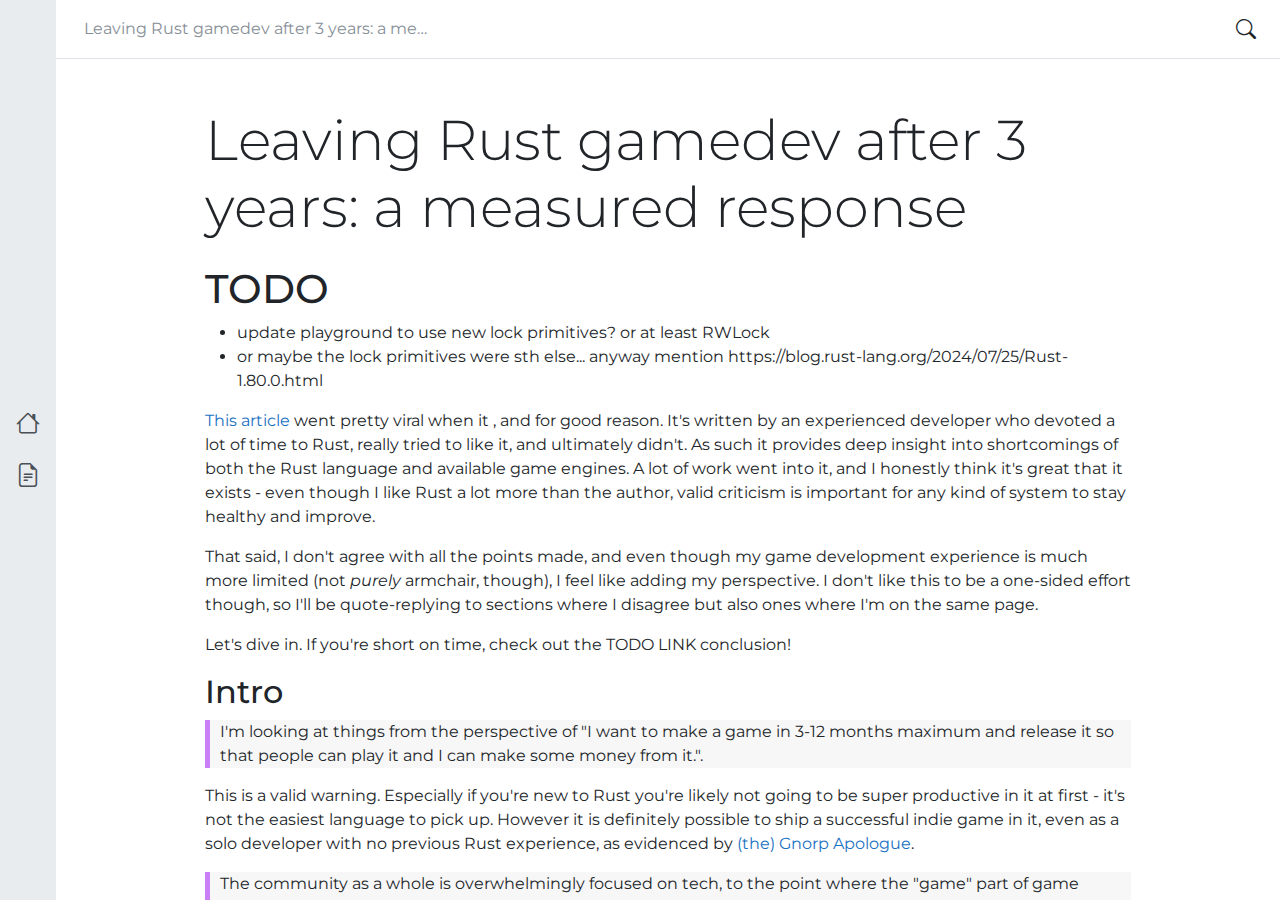
<file: blog/off/rust-gamedev/index.html>
<!DOCTYPE html>
<html lang="en">
<head>
  <meta charset="UTF-8">
  <meta name="viewport" content="width=device-width, initial-scale=1.0">
  <title>Leaving Rust gamedev after 3 years: a measured response - Anatol Ulrich</title>
  <link rel="preconnect" href="https://fonts.googleapis.com">
  <link rel="preconnect" href="https://fonts.gstatic.com" crossorigin>
  <link rel="stylesheet" href="https://fonts.googleapis.com/css2?family=Montserrat:ital,wght@0,100;0,200;0,300;0,400;0,500;0,600;0,700;0,800;0,900;1,100;1,200;1,300;1,400;1,500;1,600;1,700;1,800;1,900&display=swap">
  <link rel="stylesheet" href="https://spookyvision.github.io/assets/css/custom.css">
  <link rel="stylesheet" href="https://cdn.jsdelivr.net/npm/bootstrap-icons@1.10.3/font/bootstrap-icons.css"><link rel="apple-touch-icon" sizes="180x180" href="https://spookyvision.github.io/images/favicon/apple-touch-icon.png">
    <link rel="icon" type="image/png" sizes="32x32" href="https://spookyvision.github.io/images/favicon/favicon-32x32.png">
    <link rel="icon" type="image/png" sizes="16x16" href="https://spookyvision.github.io/images/favicon/favicon-16x16.png">
    <link rel="manifest" href="https://spookyvision.github.io/images/favicon/site.webmanifest">
    <link rel="mask-icon" href="https://spookyvision.github.io/images/favicon/safari-pinned-tab.svg" color="#5bbad5">
    <meta name="msapplication-TileColor" content="#2d89ef">
    <meta name="theme-color" content="#ffffff"><link rel="canonical" href="https://spookyvision.github.io/blog/off/rust-gamedev/" /><link rel="alternate" type="application/atom+xml"
        title="RSS" href="https://spookyvision.github.io/atom.xml"
      ><meta name="author" content="Anatol Ulrich"><meta property="article:published_time" content='2024-07-15' /><meta name="generator" content="Zola">
  <meta property="og:title" content="Leaving Rust gamedev after 3 years: a measured response" />
  <meta property="og:url" content="https://spookyvision.github.io/blog/off/rust-gamedev/" /><meta property="og:site_name" content="Anatol Ulrich" />
  <meta property="og:locale" content="en_US" />
  <meta name="twitter:card" content="summary" /><meta name="twitter:creator" content="@pandora9001" />
  
</head>
<body>
  <div class="container-fluid vh-100">
    <div class="row h-100"><div
    class="sidebar d-none d-xl-block col-auto mh-100 p-0 overflow-auto"
  >
    <aside class="d-flex flex-column justify-content-between h-100">
      <div class="d-none mb-4 pt-5 px-4 text-center">
        <div class="sidebar-avatar mb-2 mx-auto border border-3 rounded-circle">
          <a href="https://anatol.versteht.es/" target="_blank" rel="noopener noreferrer">
    <img
      src="https://spookyvision.github.io/images/avatar.jpg"
      alt="Anatol Ulrich"
      class="img-fluid"
    >
  </a>
        </div>
        <div class="mb-1">
          <a
            href="https://spookyvision.github.io"
            class="sidebar-title fs-5 fw-bold text-decoration-none"
          >
            Anatol Ulrich
          </a>
        </div>
        <div class="fw-light">
          Digital Wizard
        </div>
      </div>

      <div class="sidebar-nav list-group my-auto rounded-0 text-center"><a
        href="https://spookyvision.github.io/"
        class="sidebar-nav-item list-group-item list-group-item-action border border-0"
        data-bs-toggle="tooltip" data-bs-title="Home"
      >
        <span class="sidebar-nav-icon bi bi-house d-none d-xl-inline fs-4"></span>
        <span class="sidebar-nav-text d-none">
          Home
        </span>
      </a><a
        href="https://spookyvision.github.io/blog/"
        class="sidebar-nav-item list-group-item list-group-item-action border border-0"
        data-bs-toggle="tooltip" data-bs-title="Blog"
      >
        <span class="sidebar-nav-icon bi bi-file-earmark-text d-none d-xl-inline fs-4"></span>
        <span class="sidebar-nav-text d-none">
          Blog
        </span>
      </a></div>

      <div class="sidebar-social d-none mt-4 pb-4 px-4">
        <div class="container-fluid">
          <div class="row justify-content-center">
            <div class="col-auto px-2">
        <a
          href="https://github.com/spookyvision"
          target="_blank" rel="noopener noreferrer me"
          data-bs-toggle="tooltip"
          data-bs-title='GitHub'
          class="text-decoration-none"
        >
          <span class="bi bi-github"></span>
        </a>
      </div><div class="col-auto px-2">
        <a
          href="https://chaos.social/@dngrs"
          target="_blank" rel="noopener noreferrer me"
          data-bs-toggle="tooltip"
          data-bs-title='Mastodon'
          class="text-decoration-none"
        >
          <span class="bi bi-mastodon"></span>
        </a>
      </div><div class="col-auto px-2">
        <a
          href="https://twitter.com/pandora9001"
          target="_blank" rel="noopener noreferrer me"
          data-bs-toggle="tooltip"
          data-bs-title='Twitter'
          class="text-decoration-none"
        >
          <span class="bi bi-twitter"></span>
        </a>
      </div><div class="col-auto px-2">
        <a
          href="https://www.linkedin.com/in/teresting-ball"
          target="_blank" rel="noopener noreferrer me"
          data-bs-toggle="tooltip"
          data-bs-title='LinkedIn'
          class="text-decoration-none"
        >
          <span class="bi bi-linkedin"></span>
        </a>
      </div><div class="col-auto px-2">
        <a
          href="mailto:e+gh-pages@mail.taugt.net"
          target="_blank" rel="noopener noreferrer me"
          data-bs-toggle="tooltip"
          data-bs-title='Email'
          class="text-decoration-none"
        >
          <span class="bi bi-envelope-fill"></span>
        </a>
      </div>
          </div>
        </div>
      </div>
    </aside>
  </div><div class="col mh-100 overflow-auto px-0"><nav
    class="navbar navbar-expand navbar-bg-light sticky-top border-bottom"
  >
    <div class="container-fluid"><button
        type="button"
        class="btn d-block d-xl-none fs-5"
        data-bs-toggle="offcanvas" data-bs-target="#offcanvas"
        aria-controls="offcanvas"
      >
        <span class="bi bi-list"></span>
      </button>
      
      <div class="col-8">
        
          <div class="row justify-content-center justify-content-xl-start p-2 ps-xl-3 text-center"><div class="col-auto">
      <span
        class="d-inline d-sm-none text-secondary"
        data-bs-toggle="tooltip"
        data-bs-title="Leaving Rust gamedev after 3 years: a measured response"
      >
        Leaving Rust gam…
      </span>
      <span
        class="d-none d-sm-inline text-secondary"
        data-bs-toggle="tooltip"
        data-bs-title="Leaving Rust gamedev after 3 years: a measured response"
      >
        Leaving Rust gamedev after 3 years: a me…
      </span>
    </div>
  </div>
        
      </div>

      <button
    type="button" data-bs-toggle="modal" data-bs-target="#searchModal"
    class="btn border border-0"
  >
    <span class="bi bi-search fs-5"></span>
  </button>
    </div>
  </nav><div class="d-flex flex-column h-100"><main class="container">
    <div class="row justify-content-center mt-5 mb-5">
      <div class="col-11 col-lg-10 col-xxl-9">
        <h1 class="mb-4 display-4">
          Leaving Rust gamedev after 3 years: a measured response
        </h1>
        <h1 id="todo">TODO</h1>
<ul>
<li>update playground to use new lock primitives? or at least RWLock</li>
<li>or maybe the lock primitives were sth else... anyway mention https://blog.rust-lang.org/2024/07/25/Rust-1.80.0.html</li>
</ul>
<p><a rel="noopener nofollow noreferrer" target="_blank" href="https://loglog.games/blog/leaving-rust-gamedev/">This article</a> went pretty viral when it , and for good reason. It's written by an experienced developer who devoted a lot of time to Rust, really tried to like it, and ultimately didn't. 
As such it provides deep insight into shortcomings of both the Rust language and available game engines. A lot of work went into it, and I honestly think it's great that it exists - even though I like Rust a lot more than the author, valid criticism is important for any kind of system to stay healthy and improve.</p>
<p>That said, I don't agree with all the points made, and even though my game development experience is much more limited (not <em>purely</em> armchair, though), I feel like adding my perspective. I don't like this to be a one-sided effort though, so I'll be quote-replying to sections where I disagree but also ones where I'm on the same page.</p>
<p>Let's dive in. If you're short on time, check out the TODO LINK conclusion!</p>
<h2 id="intro">Intro</h2>
<blockquote>
<p>I'm looking at things from the perspective of &quot;I want to make a game in 3-12 months maximum and release it so that people can play it and I can make some money from it.&quot;. </p>
</blockquote>
<p>This is a valid warning. Especially if you're new to Rust you're likely not going to be super productive in it at first - it's not the easiest language to pick up. However it is definitely possible to ship a successful indie game in it, even as a solo developer with no previous Rust experience, as evidenced by <a rel="noopener nofollow noreferrer" target="_blank" href="https://www.reddit.com/r/rust/comments/18ul125/writing_a_game_in_rust_the_gnorp_apologue/">(the) Gnorp Apologue</a>.</p>
<blockquote>
<p>The community as a whole is overwhelmingly focused on tech, to the point where the &quot;game&quot; part of game development is secondary. As an example of this, I remember one time a discussion around the Rust Gamedev Meetup, that while was probably done jokingly was still imo illustrative of the issue, with something like &quot;someone wants to present a game at the meetup, is that even allowed?&quot;</p>
</blockquote>
<p>A bit of a sweeping generalization, but fair enough. Also the question is pretty funny. I do want to add though that this isn't a Rust specific issue by far, everyone wants to write game engines. Guilty as charged myself!
I just wouldn't go so far as to imply or outright state you can't use Rust for anything more than tech demos. 
Now, would I <em>recommend</em> doing game development in Rust? Not wholeheartedly! For many kinds of project I'd say, first check out e.g. Godot - a feature rich editor can be a very valuable asset.</p>
<h2 id="once-you-get-good-at-rust-all-of-these-problems-will-go-away">Once you get good at Rust all of these problems will go away</h2>
<blockquote>
<p>The most fundamental issue is that the borrow checker forces a refactor at the most inconvenient times. Rust users consider this to be a positive, because it makes them &quot;write good code&quot;, but the more time I spend with the language the more I doubt how much of this is true. Good code is written by iterating on an idea and trying things out, and while the borrow checker can force more iterations, that does not mean that this is a desirable way to write code.</p>
</blockquote>
<p>I actually don't consider a forced refactoring a 100% positive thing, but I can see where this attitude comes from. In a grand scheme of things I agree with the author's point: it's often not exactly easy to try something out quickly in Rust. You need to do a <em>lot</em> more typing than in for example Python (though I usually don't mind this <em>much</em>, thanks to rust-analyzer), and the language demands you be a bit of an architect pretty much at all times. On top of that build times can become an issue with larger frameworks, turning repeated iteration on ideas into a chore. Dynamic linking (explained in Bevy docs) can help, but it's still not all roses. The holy grail of hot reloading remains elusive, though recently a <a rel="noopener nofollow noreferrer" target="_blank" href="https://github.com/chamons/game-hotreload-example">WASM based experiment</a> came out of the woodwork - curious about future developments, WASM is a platform I hold in pretty high regard generally. All in all it's a very valid point though.</p>
<p>On the other hand I've never had a more pleasant experience doing refactorings than in Rust, thanks to the type system catching all my mistakes and enabling me to do it with an absolutely minimal amount of brainpower. I've literally ported firmware to a different microcontroller platform being extremely sleep deprived and it worked on the first successful build. The articles states pretty much this later on too though, so we're not arguing.</p>
<p>And regarding lifetime anno(y)tations in particular, if you're not on a performance critical path it's always an option to use <code>(A)Rc</code>, <code>Box</code>, <code>clone()</code>, a <code>Context</code> object, etc. I do 100% agree that lifetime related refactoring is a big PITA, so they should really be avoided as long as you can.</p>
<blockquote>
<p>In Rust, sometimes just doing a thing is not possible, because the thing you might need to do is not available in the place where you're doing the thing, and you end up being <em>made</em> to refactor by the compiler, even if you know the code is mostly throwaway.</p>
</blockquote>
<p>You can totally have shared mutable globals in Rust. <a rel="noopener nofollow noreferrer" target="_blank" href="https://play.rust-lang.org/?version=stable&amp;mode=debug&amp;edition=2021&amp;gist=65a9114b61727ba76407eb922de2ec10">Here, I wrote you one</a>. Granted: <code>std::sync::OnceLock</code> is kinda new. Before it appeared we had to rely on 3rd party crates like <code>lazy_static</code> or <code>once_cell</code>, and it's admittedly hard to keep track of all useful (or even essential) crates. This is indicative of a young ecosystem where not everything important has a best practice yet, solutions might be clumsy or not even established yet. Definitely in general an area where Rust can still improve a lot!</p>
<h2 id="rust-being-great-at-big-refactorings-solves-a-largely-self-inflicted-issues-with-the-borrow-checker">Rust being great at big refactorings solves a largely self-inflicted issues with the borrow checker</h2>
<p>This section mostly restates refactoring woes from the previous one so I won't rehash those.</p>
<blockquote>
<p>I'd argue as far as <em>maintainability being the wrong value for indie games</em>, as what we should strive for is iteration speed. </p>
</blockquote>
<p>Ideally we'd have both (you don't want a terrible spaghetti situation when your project becomes an unexpected hit), but in terms of priorities: yes - and iteration speed is a pain point, as discussed before.</p>
<blockquote>
<p>Other languages allow much easier workarounds for immediate problems without necessarily sacrificing code quality. In Rust, it's always a choice of <em>do I add an 11th parameter to this function, or add another <code>Lazy&lt;AtomicRefCell&lt;T&gt;&gt;</code>, or do I put this in another god object, or do I add indirection and worsen my iteration experience, or do I spend time redesigning this part of code yet again.</em></p>
</blockquote>
<p>I would really have loved 1-2 concrete examples here, especially a comparison with the author's preferred approach because I do think this particular kind of pain is somewhat overstated and <em>can</em> typically be solved in a satisfactory way. I mean: if you're used to just having mutable pointers to everything you want then yes, the required object hierarchy in Rust <em>will</em> make you sad but I'd argue that's not exactly good code quality on your end. I do sympathize: sometimes you just want to hack something in and rustc won't let you. It can be frustrating. It can be a case of &quot;I know this is safe, just let me do it&quot;, and maybe you're even right (but oh boy will things explode if you're not. I spent months chasing a double free in a C++ codebase that always manifested in my component but ultimately turned out to be in the underlying cocos2d-x library).</p>
<h2 id="indirection-only-solves-some-problems-and-always-at-the-cost-of-dev-ergonomics">Indirection only solves some problems, and always at the cost of dev ergonomics</h2>
<p>I like this section a lot - it is rather Bevy-specific though, so less indicative of a problem with the language and more with the ecosystem. Still, it's a great concrete example of a situation where an ECS might cause you a lot of frustration. Since one of the main Bevy maintainers was quite sympathetic to the article I hope this is one of the parts that will lead to more sophisticated APIs in Bevy, or even the development a mature non-ECS game engine.
Bevy is a very impressive project, but in terms of game engines it is <em>very</em> young, and especially if LogLog Games tried to work with it 3 years ago it must've really been too immature to work with. A <a rel="noopener nofollow noreferrer" target="_blank" href="https://mastodon.gamedev.place/@alice_i_cecile/112515740546806334">draft roadmap to version 1.0</a> was just published in May 2024!</p>
<h2 id="ecs-solves-the-wrong-kind-problem">ECS solves the wrong kind problem</h2>
<p>&quot;If all you have is a hammer...&quot; is surely a mentality prone to causing problems. Though I wouldn't go so far as to say ECS is <em>never</em> the right solution either.</p>
<blockquote>
<p><code>Rc&lt;RefCell&lt;T&gt;&gt;</code> combined with weak pointers. While this could work, in games performance matters, and the overhead of these is non-trivial due to memory locality.</p>
</blockquote>
<p>This could be a very interesting research project - can we optimize locality somehow? It is an important aspect for hot loops. But I wouldn't rule this solution out entirely, at least not without benchmarking. And let's not rule out <code>Rc&lt;Refcell&lt;Vec&lt;T&gt;&gt;&gt;</code> for locality.</p>
<p>What follows is a discussion of generational arenas, which sound great for certain kinds of situations. Definitely a tool to keep in your belt, along with bump allocators or other custom memory management solutions. Impatiently waiting for <a rel="noopener nofollow noreferrer" target="_blank" href="https://github.com/rust-lang/rust/issues/32838"><code>allocator_api</code></a> to get stabilized…</p>
<p>Back to ECS:</p>
<blockquote>
<p>It should also be noted that the approach of &quot;splitting up components into as small as possible for maximum reuse&quot; is something that is very often cited as a virtue. I've been in countless arguments where someone tried to convince me how I absolutely should be separating <code>Position</code> and <code>Health</code> out of my objects, and how my code is spaghetti if I'm not doing that. 
Having tried those approaches quite a few times, I'm now very much on the <em>hard disagree</em> side in complete generality, unless maximum performance is of concern, and then I'd concede on this point only for those entities where this performance concern matters. </p>
</blockquote>
<p>Philosophically, to me, components are pretty similar to <em>fields</em>, and you wouldn't want a combined <code>position_health</code> field either, no? It can (and should) be argued that a single global namespace for those fields isn't ideal, it certainly doesn't sound scalable. Also I feel coming up with a &quot;perfect&quot; component design can become something done just for its own sake with no tangible benefits.</p>
<p>Let's see what the future brings.</p>
<h2 id="conclusion">Conclusion</h2>
<p>TODO
- some good points, some bad
- bevy centric
- weird hangups about perceived attitude
- but some devs are assholes, eg lots of python hate whyyyy
- let's RIIR with love bruh
- The elephant in the room: dispatch in Rust can be really annoying
TODO </p>
<ul>
<li>lots of non intuitive front loading required</li>
<li>rustc fights you tooth and nail against quick hacks (but you CAN have them)</li>
<li>Rust is immature 
<ul>
<li>1.80 LazyCell bla</li>
<li>tooling: cargo, debug, bla - RA amazing but debugging hm bleh (in general mention downsides the article did NOT go into;)</li>
<li>libraries, C/++ reigns supreme
<ul>
<li>juce</li>
<li>fmod</li>
<li>(game) UI - https://mastodon.gamedev.place/@alice_i_cecile/112837834583301070
<ul>
<li>no a10y</li>
</ul>
</li>
</ul>
</li>
</ul>
</li>
</ul>

      </div>
    </div>
  </main><footer class="container-fluid mt-auto">
    <div class="row justify-content-center">
      <div class="col-10">
        <div class="row pt-3 pb-4 border-top">
          <div class="col-12 col-md-6 mb-2 mb-md-0 text-center text-md-start">
            <small class="text-secondary">
              © 2025
              <a 
                href="https://anatol.versteht.es/"
                target="_blank" rel="noopener noreferrer"
                class="text-decoration-none"
              >
                Anatol Ulrich&period;
              </a>
              <a
                href="https://creativecommons.org/licenses/by-nc-sa/4.0/"
                data-bs-toggle="tooltip"
                data-bs-title="Except where otherwise noted, the blog posts on this site are licensed under the Creative Commons Attribution-NonCommercial-ShareAlike 4.0 International  ( CC BY-NC-SA 4.0) License by the author."
                class="text-secondary text-decoration-none"
              >
                Some rights reserved.
              </a>
            </small>
          </div>
          <div class="col-12 col-md-6 text-center text-md-end">
            <small class="text-secondary">
              Powered by
              <a 
                href="https://www.getzola.org/"
                target="_blank" rel="noopener noreferrer"
                class="text-decoration-none"
              >
                Zola
              </a>
              with
              <a 
                href="https://github.com/gersonbdev/ataraxia-zola"
                target="_blank" rel="noopener noreferrer"
                class="text-decoration-none"
              >
                Ataraxia
              </a>
              theme.
            </small>
          </div>
        </div>
      </div>
    </div>
  </footer>
        </div>
      </div>
    </div>
  </div>
  <div class="offcanvas offcanvas-start" tabindex="-1" id="offcanvas" aria-labelledby="offcanvasLabel">
    <div class="offcanvas-body p-0">
      <div class="sidebar container-fluid vh-100">
        <div class="row h-100">
          <div
            class="col mh-100 px-0 overflow-auto"
          >
            <aside class="d-flex flex-column justify-content-between h-100">
              <div class="mb-4 pt-5 px-3 text-center">
                <div class="sidebar-avatar mb-2 mx-auto border border-3 rounded-circle">
                  <a href="https://anatol.versteht.es/" target="_blank" rel="noopener noreferrer">
    <img
      src="https://spookyvision.github.io/images/avatar.jpg"
      alt="Anatol Ulrich"
      class="img-fluid"
    >
  </a>
                </div>
                <div>
                  <a
                    href="https://spookyvision.github.io"
                    class="sidebar-title fs-5 fw-bold text-decoration-none"
                  >
                    Anatol Ulrich
                  </a>
                </div>
              </div>

              <div class="sidebar-nav list-group my-auto rounded-0 text-start"><a
        href="https://spookyvision.github.io/"
        class="sidebar-nav-item list-group-item list-group-item-action border border-0"
        data-bs-toggle="tooltip" data-bs-title="Home"
      >
        <span class="sidebar-nav-icon bi bi-house ms-2 me-1 fs-4"></span>
        <span class="sidebar-nav-text">Home</span>
      </a><a
        href="https://spookyvision.github.io/blog/"
        class="sidebar-nav-item list-group-item list-group-item-action border border-0"
        data-bs-toggle="tooltip" data-bs-title="Blog"
      >
        <span class="sidebar-nav-icon bi bi-file-earmark-text ms-2 me-1 fs-4"></span>
        <span class="sidebar-nav-text">Blog</span>
      </a></div>

              <div class="sidebar-social mt-4 pb-4 px-3">
                <div class="container-fluid">
                  <div class="row justify-content-center">
                    <div class="col-auto px-2">
        <a
          href="https://github.com/spookyvision"
          target="_blank" rel="noopener noreferrer me"
          data-bs-toggle="tooltip"
          data-bs-title='GitHub'
          class="text-decoration-none"
        >
          <span class="bi bi-github"></span>
        </a>
      </div><div class="col-auto px-2">
        <a
          href="https://chaos.social/@dngrs"
          target="_blank" rel="noopener noreferrer me"
          data-bs-toggle="tooltip"
          data-bs-title='Mastodon'
          class="text-decoration-none"
        >
          <span class="bi bi-mastodon"></span>
        </a>
      </div><div class="col-auto px-2">
        <a
          href="https://twitter.com/pandora9001"
          target="_blank" rel="noopener noreferrer me"
          data-bs-toggle="tooltip"
          data-bs-title='Twitter'
          class="text-decoration-none"
        >
          <span class="bi bi-twitter"></span>
        </a>
      </div><div class="col-auto px-2">
        <a
          href="https://www.linkedin.com/in/teresting-ball"
          target="_blank" rel="noopener noreferrer me"
          data-bs-toggle="tooltip"
          data-bs-title='LinkedIn'
          class="text-decoration-none"
        >
          <span class="bi bi-linkedin"></span>
        </a>
      </div><div class="col-auto px-2">
        <a
          href="mailto:e+gh-pages@mail.taugt.net"
          target="_blank" rel="noopener noreferrer me"
          data-bs-toggle="tooltip"
          data-bs-title='Email'
          class="text-decoration-none"
        >
          <span class="bi bi-envelope-fill"></span>
        </a>
      </div>
                  </div>
                </div>
              </div>
            </aside>
          </div>
        </div>
      </div>
    </div>
  </div>
  <div class="modal fade" id="searchModal" tabindex="-1" aria-labelledby="searchModalLabel" aria-hidden="true">
  <div class="modal-dialog modal-dialog-centered modal-dialog-scrollable">
    <div class="modal-content">
      <div class="modal-header">
        <h5 class="modal-title" id="searchModalLabel">
          Search
        </h5>
        <button type="button" class="btn-close" data-bs-dismiss="modal" aria-label="Close"></button>
      </div>
      <div class="modal-body">
        <div
          id="searchInput" role="search" 
          class="d-flex mb-3 border rounded-5 bg-white"
        >
          <input
            id="search" type="search"
            class="form-control border border-0 rounded-5 rounded-end"
            placeholder="Search"
            aria-label="Search"
          >
          <div class="rounded-5 rounded-start py-2 ps-2 pe-3">
            <span class="bi bi-search"></span>
          </div>
        </div>
        <div class="search-results">
          <div class="search-results__items">
          </div>
        </div>
      </div>
    </div>
  </div>
</div>
  <script src="https://spookyvision.github.io/assets/js/bootstrap/bootstrap.bundle.min.js"></script>
  <script>
    const tooltipTriggerList = document.querySelectorAll('[data-bs-toggle="tooltip"]');
    const tooltipList = [...tooltipTriggerList].map(tooltipTriggerEl => new bootstrap.Tooltip(tooltipTriggerEl));
    const myModal = document.getElementById('searchModal');
    const myInput = document.getElementById('searchInput');

    myModal.addEventListener('shown.bs.modal', () => {
      myInput.focus()
    });
  </script>
  <script src="https://spookyvision.github.io/elasticlunr.min.js"></script>
  <script src="https://spookyvision.github.io/search_index.en.js"></script><script src="https://spookyvision.github.io/assets/js/search/search.js"></script>
</body>
</html>
</file>
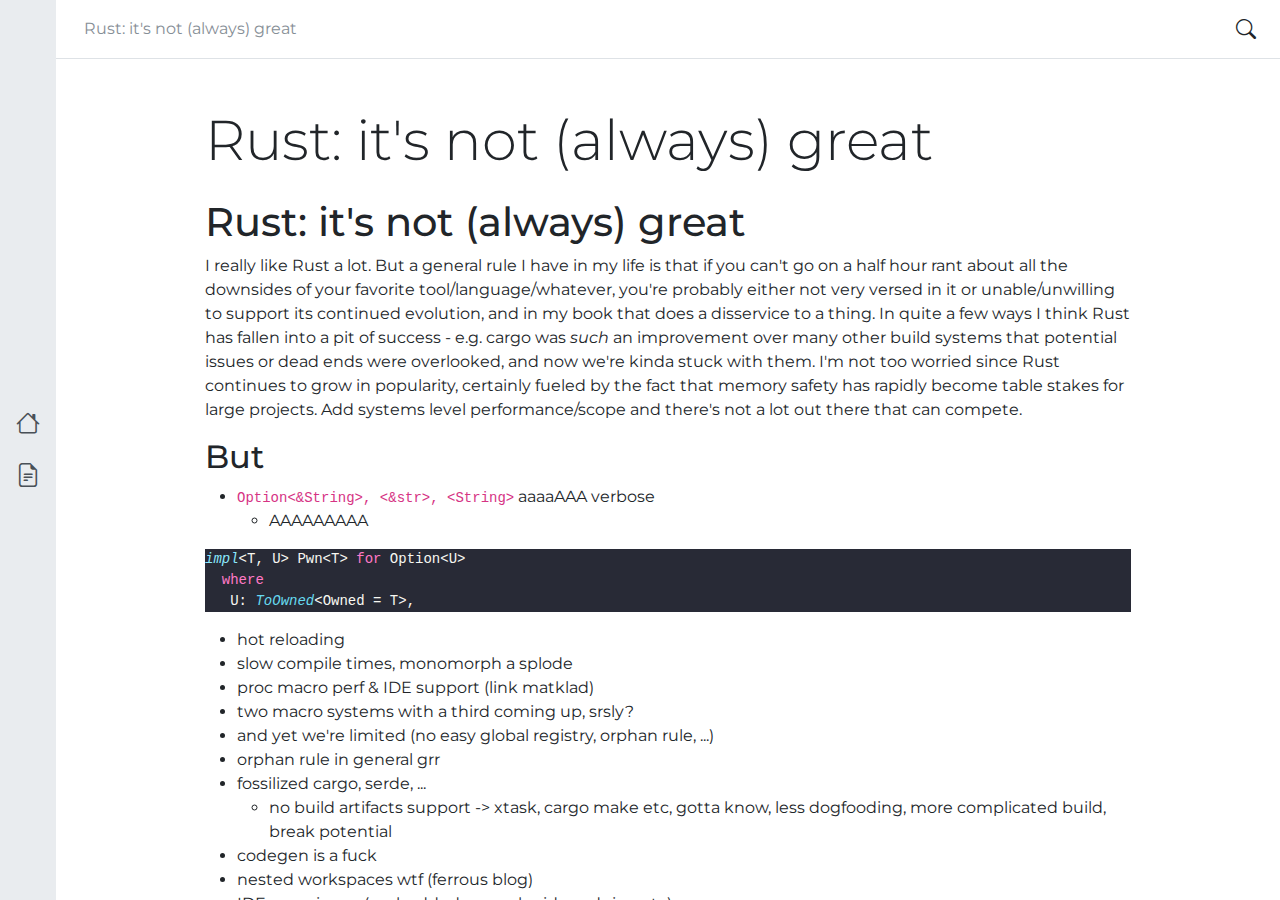
<file: blog/off/rust-meh/index.html>
<!DOCTYPE html>
<html lang="en">
<head>
  <meta charset="UTF-8">
  <meta name="viewport" content="width=device-width, initial-scale=1.0">
  <title>Rust: it's not (always) great - Anatol Ulrich</title>
  <link rel="preconnect" href="https://fonts.googleapis.com">
  <link rel="preconnect" href="https://fonts.gstatic.com" crossorigin>
  <link rel="stylesheet" href="https://fonts.googleapis.com/css2?family=Montserrat:ital,wght@0,100;0,200;0,300;0,400;0,500;0,600;0,700;0,800;0,900;1,100;1,200;1,300;1,400;1,500;1,600;1,700;1,800;1,900&display=swap">
  <link rel="stylesheet" href="https://spookyvision.github.io/assets/css/custom.css">
  <link rel="stylesheet" href="https://cdn.jsdelivr.net/npm/bootstrap-icons@1.10.3/font/bootstrap-icons.css"><link rel="apple-touch-icon" sizes="180x180" href="https://spookyvision.github.io/images/favicon/apple-touch-icon.png">
    <link rel="icon" type="image/png" sizes="32x32" href="https://spookyvision.github.io/images/favicon/favicon-32x32.png">
    <link rel="icon" type="image/png" sizes="16x16" href="https://spookyvision.github.io/images/favicon/favicon-16x16.png">
    <link rel="manifest" href="https://spookyvision.github.io/images/favicon/site.webmanifest">
    <link rel="mask-icon" href="https://spookyvision.github.io/images/favicon/safari-pinned-tab.svg" color="#5bbad5">
    <meta name="msapplication-TileColor" content="#2d89ef">
    <meta name="theme-color" content="#ffffff"><link rel="canonical" href="https://spookyvision.github.io/blog/off/rust-meh/" /><link rel="alternate" type="application/atom+xml"
        title="RSS" href="https://spookyvision.github.io/atom.xml"
      ><meta name="author" content="Anatol Ulrich"><meta property="article:published_time" content='2024-12-04' /><meta name="generator" content="Zola">
  <meta property="og:title" content="Rust: it's not (always) great" />
  <meta property="og:url" content="https://spookyvision.github.io/blog/off/rust-meh/" /><meta property="og:site_name" content="Anatol Ulrich" />
  <meta property="og:locale" content="en_US" />
  <meta name="twitter:card" content="summary" /><meta name="twitter:creator" content="@pandora9001" />
  
</head>
<body>
  <div class="container-fluid vh-100">
    <div class="row h-100"><div
    class="sidebar d-none d-xl-block col-auto mh-100 p-0 overflow-auto"
  >
    <aside class="d-flex flex-column justify-content-between h-100">
      <div class="d-none mb-4 pt-5 px-4 text-center">
        <div class="sidebar-avatar mb-2 mx-auto border border-3 rounded-circle">
          <a href="https://anatol.versteht.es/" target="_blank" rel="noopener noreferrer">
    <img
      src="https://spookyvision.github.io/images/avatar.jpg"
      alt="Anatol Ulrich"
      class="img-fluid"
    >
  </a>
        </div>
        <div class="mb-1">
          <a
            href="https://spookyvision.github.io"
            class="sidebar-title fs-5 fw-bold text-decoration-none"
          >
            Anatol Ulrich
          </a>
        </div>
        <div class="fw-light">
          Digital Wizard
        </div>
      </div>

      <div class="sidebar-nav list-group my-auto rounded-0 text-center"><a
        href="https://spookyvision.github.io/"
        class="sidebar-nav-item list-group-item list-group-item-action border border-0"
        data-bs-toggle="tooltip" data-bs-title="Home"
      >
        <span class="sidebar-nav-icon bi bi-house d-none d-xl-inline fs-4"></span>
        <span class="sidebar-nav-text d-none">
          Home
        </span>
      </a><a
        href="https://spookyvision.github.io/blog/"
        class="sidebar-nav-item list-group-item list-group-item-action border border-0"
        data-bs-toggle="tooltip" data-bs-title="Blog"
      >
        <span class="sidebar-nav-icon bi bi-file-earmark-text d-none d-xl-inline fs-4"></span>
        <span class="sidebar-nav-text d-none">
          Blog
        </span>
      </a></div>

      <div class="sidebar-social d-none mt-4 pb-4 px-4">
        <div class="container-fluid">
          <div class="row justify-content-center">
            <div class="col-auto px-2">
        <a
          href="https://github.com/spookyvision"
          target="_blank" rel="noopener noreferrer me"
          data-bs-toggle="tooltip"
          data-bs-title='GitHub'
          class="text-decoration-none"
        >
          <span class="bi bi-github"></span>
        </a>
      </div><div class="col-auto px-2">
        <a
          href="https://chaos.social/@dngrs"
          target="_blank" rel="noopener noreferrer me"
          data-bs-toggle="tooltip"
          data-bs-title='Mastodon'
          class="text-decoration-none"
        >
          <span class="bi bi-mastodon"></span>
        </a>
      </div><div class="col-auto px-2">
        <a
          href="https://twitter.com/pandora9001"
          target="_blank" rel="noopener noreferrer me"
          data-bs-toggle="tooltip"
          data-bs-title='Twitter'
          class="text-decoration-none"
        >
          <span class="bi bi-twitter"></span>
        </a>
      </div><div class="col-auto px-2">
        <a
          href="https://www.linkedin.com/in/teresting-ball"
          target="_blank" rel="noopener noreferrer me"
          data-bs-toggle="tooltip"
          data-bs-title='LinkedIn'
          class="text-decoration-none"
        >
          <span class="bi bi-linkedin"></span>
        </a>
      </div><div class="col-auto px-2">
        <a
          href="mailto:e+gh-pages@mail.taugt.net"
          target="_blank" rel="noopener noreferrer me"
          data-bs-toggle="tooltip"
          data-bs-title='Email'
          class="text-decoration-none"
        >
          <span class="bi bi-envelope-fill"></span>
        </a>
      </div>
          </div>
        </div>
      </div>
    </aside>
  </div><div class="col mh-100 overflow-auto px-0"><nav
    class="navbar navbar-expand navbar-bg-light sticky-top border-bottom"
  >
    <div class="container-fluid"><button
        type="button"
        class="btn d-block d-xl-none fs-5"
        data-bs-toggle="offcanvas" data-bs-target="#offcanvas"
        aria-controls="offcanvas"
      >
        <span class="bi bi-list"></span>
      </button>
      
      <div class="col-8">
        
          <div class="row justify-content-center justify-content-xl-start p-2 ps-xl-3 text-center"><div class="col-auto">
      <span
        class="d-inline d-sm-none text-secondary"
        data-bs-toggle="tooltip"
        data-bs-title="Rust: it's not (always) great"
      >
        Rust: it's not (…
      </span>
      <span
        class="d-none d-sm-inline text-secondary"
        data-bs-toggle="tooltip"
        data-bs-title="Rust: it's not (always) great"
      >
        Rust: it's not (always) great
      </span>
    </div>
  </div>
        
      </div>

      <button
    type="button" data-bs-toggle="modal" data-bs-target="#searchModal"
    class="btn border border-0"
  >
    <span class="bi bi-search fs-5"></span>
  </button>
    </div>
  </nav><div class="d-flex flex-column h-100"><main class="container">
    <div class="row justify-content-center mt-5 mb-5">
      <div class="col-11 col-lg-10 col-xxl-9">
        <h1 class="mb-4 display-4">
          Rust: it's not (always) great
        </h1>
        <h1 id="rust-it-s-not-always-great">Rust: it's not (always) great</h1>
<p>I really like Rust a lot. But a general rule I have in my life is that if you can't go on a half hour rant about
all the downsides of your favorite tool/language/whatever, you're probably either not very versed in it or unable/unwilling
to support its continued evolution, and in my book that does a disservice to a thing. 
In quite a few ways I think Rust has fallen into a pit of success - e.g. cargo was <em>such</em> an improvement over many other build systems that potential issues or dead ends were overlooked, and now we're kinda stuck with them. I'm not too worried since Rust continues to grow in popularity, certainly fueled by the fact that memory safety has rapidly become table stakes for large projects. Add systems level performance/scope and there's not a lot out there that can compete. </p>
<h2 id="but">But</h2>
<ul>
<li><code>Option&lt;&amp;String&gt;, &lt;&amp;str&gt;, &lt;String&gt;</code> aaaaAAA verbose
<ul>
<li>AAAAAAAAA</li>
</ul>
</li>
</ul>
<pre data-lang="rust" style="background-color:#282a36;color:#f8f8f2;" class="language-rust "><code class="language-rust" data-lang="rust"><span style="font-style:italic;color:#8be9fd;">impl</span><span>&lt;T, U&gt; Pwn&lt;T&gt; </span><span style="color:#ff79c6;">for </span><span>Option&lt;U&gt;
</span><span>  </span><span style="color:#ff79c6;">where
</span><span>   U: </span><span style="font-style:italic;color:#66d9ef;">ToOwned</span><span>&lt;Owned = T&gt;,
</span></code></pre>
<ul>
<li>hot reloading</li>
<li>slow compile times, monomorph a splode</li>
<li>proc macro perf &amp; IDE support (link matklad)</li>
<li>two macro systems with a third coming up, srsly?</li>
<li>and yet we're limited (no easy global registry, orphan rule, ...)</li>
<li>orphan rule in general grr</li>
<li>fossilized cargo, serde, ...
<ul>
<li>no build artifacts support -&gt; xtask, cargo make etc, gotta know, less dogfooding, more complicated build, break potential</li>
</ul>
</li>
<li>codegen is a fuck</li>
<li>nested workspaces wtf (ferrous blog)</li>
<li>IDE experience (embedded - vs. cube ide, arduino etc)</li>
<li>async
<ul>
<li>drop</li>
<li>ergonomics</li>
</ul>
</li>
<li>generics</li>
<li>lifetime proliferation</li>
<li>bizarre difficulty (avu split, axum handlebars -but mention warp-, web-sys o m g)</li>
<li><code>target/</code> spam</li>
<li>no dyn stdlib, large binaries </li>
<li>refactoring kinda bleh (move lots of stuff to another module)</li>
</ul>

      </div>
    </div>
  </main><footer class="container-fluid mt-auto">
    <div class="row justify-content-center">
      <div class="col-10">
        <div class="row pt-3 pb-4 border-top">
          <div class="col-12 col-md-6 mb-2 mb-md-0 text-center text-md-start">
            <small class="text-secondary">
              © 2025
              <a 
                href="https://anatol.versteht.es/"
                target="_blank" rel="noopener noreferrer"
                class="text-decoration-none"
              >
                Anatol Ulrich&period;
              </a>
              <a
                href="https://creativecommons.org/licenses/by-nc-sa/4.0/"
                data-bs-toggle="tooltip"
                data-bs-title="Except where otherwise noted, the blog posts on this site are licensed under the Creative Commons Attribution-NonCommercial-ShareAlike 4.0 International  ( CC BY-NC-SA 4.0) License by the author."
                class="text-secondary text-decoration-none"
              >
                Some rights reserved.
              </a>
            </small>
          </div>
          <div class="col-12 col-md-6 text-center text-md-end">
            <small class="text-secondary">
              Powered by
              <a 
                href="https://www.getzola.org/"
                target="_blank" rel="noopener noreferrer"
                class="text-decoration-none"
              >
                Zola
              </a>
              with
              <a 
                href="https://github.com/gersonbdev/ataraxia-zola"
                target="_blank" rel="noopener noreferrer"
                class="text-decoration-none"
              >
                Ataraxia
              </a>
              theme.
            </small>
          </div>
        </div>
      </div>
    </div>
  </footer>
        </div>
      </div>
    </div>
  </div>
  <div class="offcanvas offcanvas-start" tabindex="-1" id="offcanvas" aria-labelledby="offcanvasLabel">
    <div class="offcanvas-body p-0">
      <div class="sidebar container-fluid vh-100">
        <div class="row h-100">
          <div
            class="col mh-100 px-0 overflow-auto"
          >
            <aside class="d-flex flex-column justify-content-between h-100">
              <div class="mb-4 pt-5 px-3 text-center">
                <div class="sidebar-avatar mb-2 mx-auto border border-3 rounded-circle">
                  <a href="https://anatol.versteht.es/" target="_blank" rel="noopener noreferrer">
    <img
      src="https://spookyvision.github.io/images/avatar.jpg"
      alt="Anatol Ulrich"
      class="img-fluid"
    >
  </a>
                </div>
                <div>
                  <a
                    href="https://spookyvision.github.io"
                    class="sidebar-title fs-5 fw-bold text-decoration-none"
                  >
                    Anatol Ulrich
                  </a>
                </div>
              </div>

              <div class="sidebar-nav list-group my-auto rounded-0 text-start"><a
        href="https://spookyvision.github.io/"
        class="sidebar-nav-item list-group-item list-group-item-action border border-0"
        data-bs-toggle="tooltip" data-bs-title="Home"
      >
        <span class="sidebar-nav-icon bi bi-house ms-2 me-1 fs-4"></span>
        <span class="sidebar-nav-text">Home</span>
      </a><a
        href="https://spookyvision.github.io/blog/"
        class="sidebar-nav-item list-group-item list-group-item-action border border-0"
        data-bs-toggle="tooltip" data-bs-title="Blog"
      >
        <span class="sidebar-nav-icon bi bi-file-earmark-text ms-2 me-1 fs-4"></span>
        <span class="sidebar-nav-text">Blog</span>
      </a></div>

              <div class="sidebar-social mt-4 pb-4 px-3">
                <div class="container-fluid">
                  <div class="row justify-content-center">
                    <div class="col-auto px-2">
        <a
          href="https://github.com/spookyvision"
          target="_blank" rel="noopener noreferrer me"
          data-bs-toggle="tooltip"
          data-bs-title='GitHub'
          class="text-decoration-none"
        >
          <span class="bi bi-github"></span>
        </a>
      </div><div class="col-auto px-2">
        <a
          href="https://chaos.social/@dngrs"
          target="_blank" rel="noopener noreferrer me"
          data-bs-toggle="tooltip"
          data-bs-title='Mastodon'
          class="text-decoration-none"
        >
          <span class="bi bi-mastodon"></span>
        </a>
      </div><div class="col-auto px-2">
        <a
          href="https://twitter.com/pandora9001"
          target="_blank" rel="noopener noreferrer me"
          data-bs-toggle="tooltip"
          data-bs-title='Twitter'
          class="text-decoration-none"
        >
          <span class="bi bi-twitter"></span>
        </a>
      </div><div class="col-auto px-2">
        <a
          href="https://www.linkedin.com/in/teresting-ball"
          target="_blank" rel="noopener noreferrer me"
          data-bs-toggle="tooltip"
          data-bs-title='LinkedIn'
          class="text-decoration-none"
        >
          <span class="bi bi-linkedin"></span>
        </a>
      </div><div class="col-auto px-2">
        <a
          href="mailto:e+gh-pages@mail.taugt.net"
          target="_blank" rel="noopener noreferrer me"
          data-bs-toggle="tooltip"
          data-bs-title='Email'
          class="text-decoration-none"
        >
          <span class="bi bi-envelope-fill"></span>
        </a>
      </div>
                  </div>
                </div>
              </div>
            </aside>
          </div>
        </div>
      </div>
    </div>
  </div>
  <div class="modal fade" id="searchModal" tabindex="-1" aria-labelledby="searchModalLabel" aria-hidden="true">
  <div class="modal-dialog modal-dialog-centered modal-dialog-scrollable">
    <div class="modal-content">
      <div class="modal-header">
        <h5 class="modal-title" id="searchModalLabel">
          Search
        </h5>
        <button type="button" class="btn-close" data-bs-dismiss="modal" aria-label="Close"></button>
      </div>
      <div class="modal-body">
        <div
          id="searchInput" role="search" 
          class="d-flex mb-3 border rounded-5 bg-white"
        >
          <input
            id="search" type="search"
            class="form-control border border-0 rounded-5 rounded-end"
            placeholder="Search"
            aria-label="Search"
          >
          <div class="rounded-5 rounded-start py-2 ps-2 pe-3">
            <span class="bi bi-search"></span>
          </div>
        </div>
        <div class="search-results">
          <div class="search-results__items">
          </div>
        </div>
      </div>
    </div>
  </div>
</div>
  <script src="https://spookyvision.github.io/assets/js/bootstrap/bootstrap.bundle.min.js"></script>
  <script>
    const tooltipTriggerList = document.querySelectorAll('[data-bs-toggle="tooltip"]');
    const tooltipList = [...tooltipTriggerList].map(tooltipTriggerEl => new bootstrap.Tooltip(tooltipTriggerEl));
    const myModal = document.getElementById('searchModal');
    const myInput = document.getElementById('searchInput');

    myModal.addEventListener('shown.bs.modal', () => {
      myInput.focus()
    });
  </script>
  <script src="https://spookyvision.github.io/elasticlunr.min.js"></script>
  <script src="https://spookyvision.github.io/search_index.en.js"></script><script src="https://spookyvision.github.io/assets/js/search/search.js"></script>
</body>
</html>
</file>
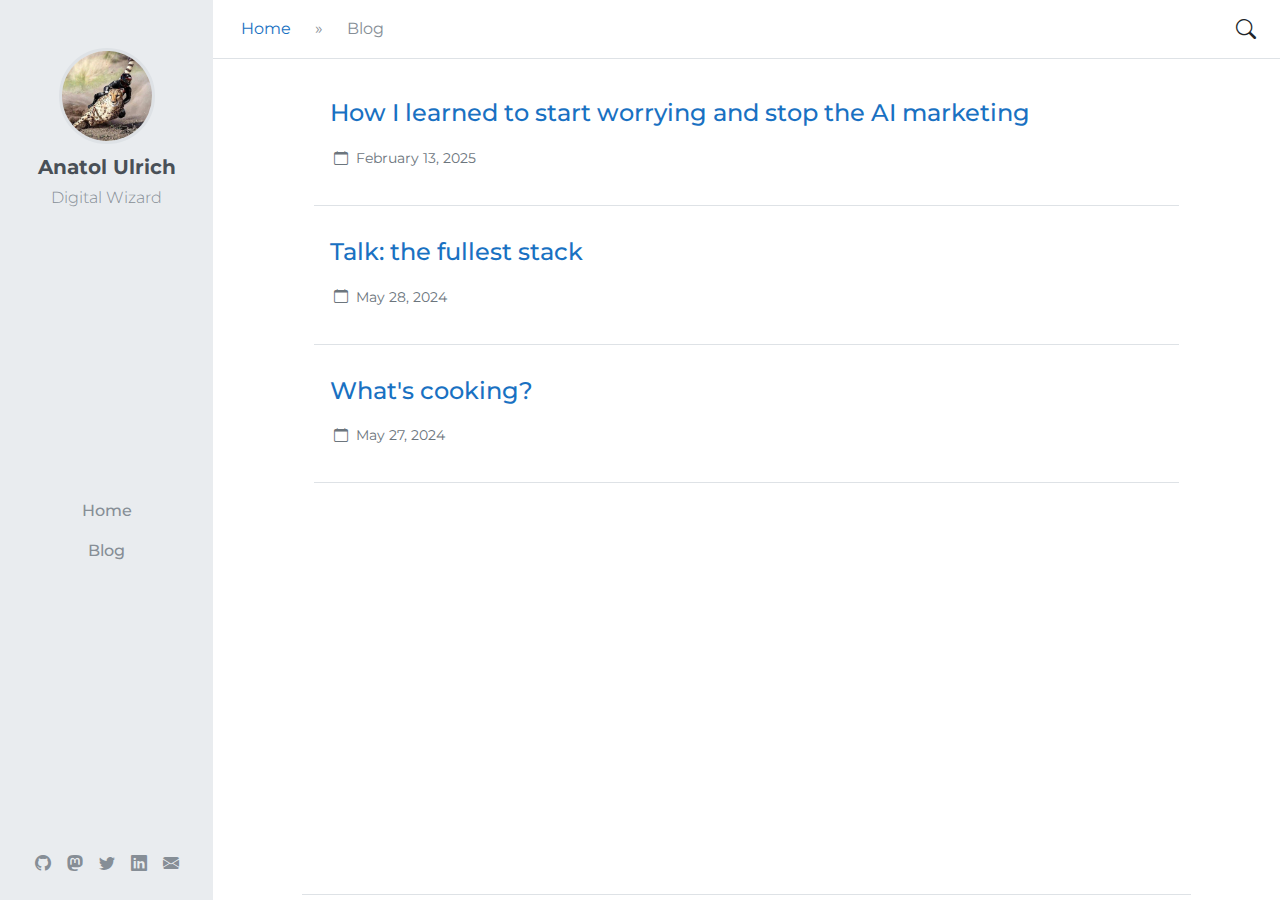
<file: blog/page/1/index.html>
<!doctype html>
<meta charset="utf-8">
<link rel="canonical" href="https://spookyvision.github.io/blog/">
<meta http-equiv="refresh" content="0; url=https://spookyvision.github.io/blog/">
<title>Redirect</title>
<p><a href="https://spookyvision.github.io/blog/">Click here</a> to be redirected.</p>
</file>
